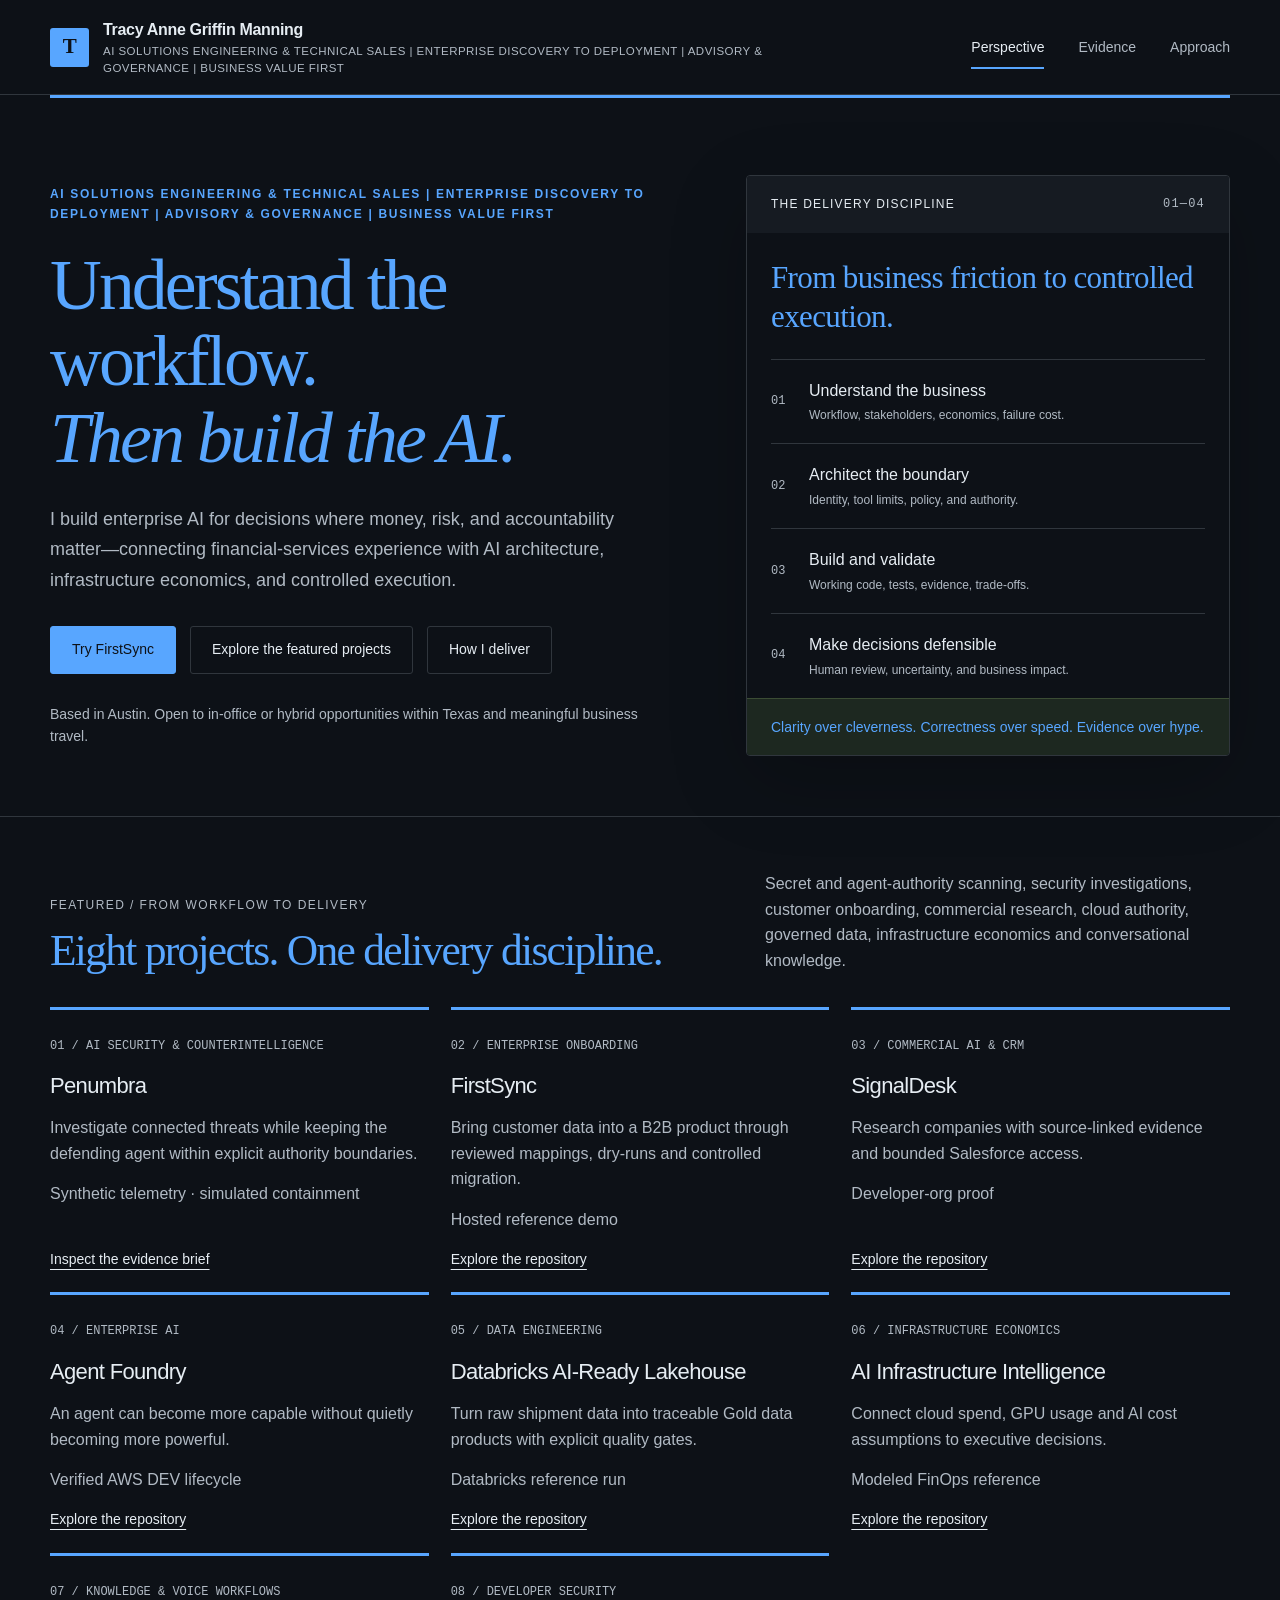
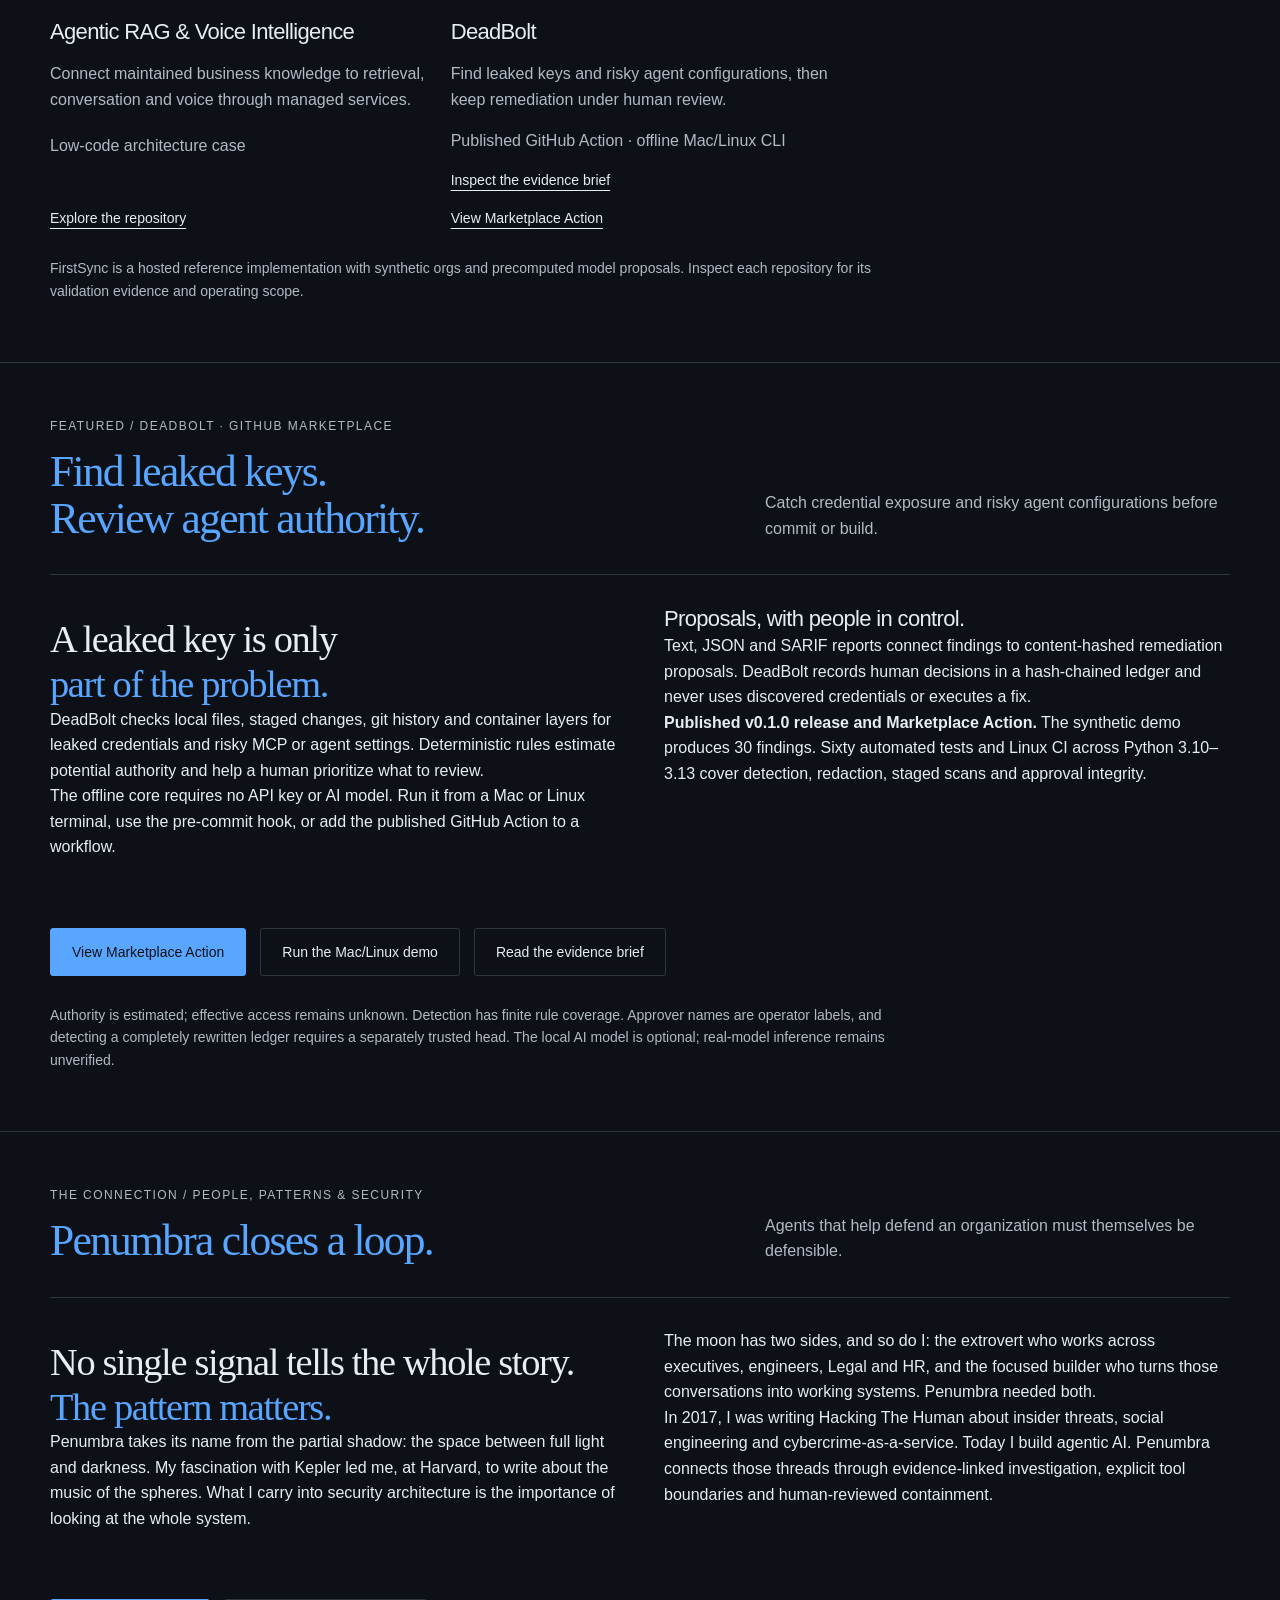
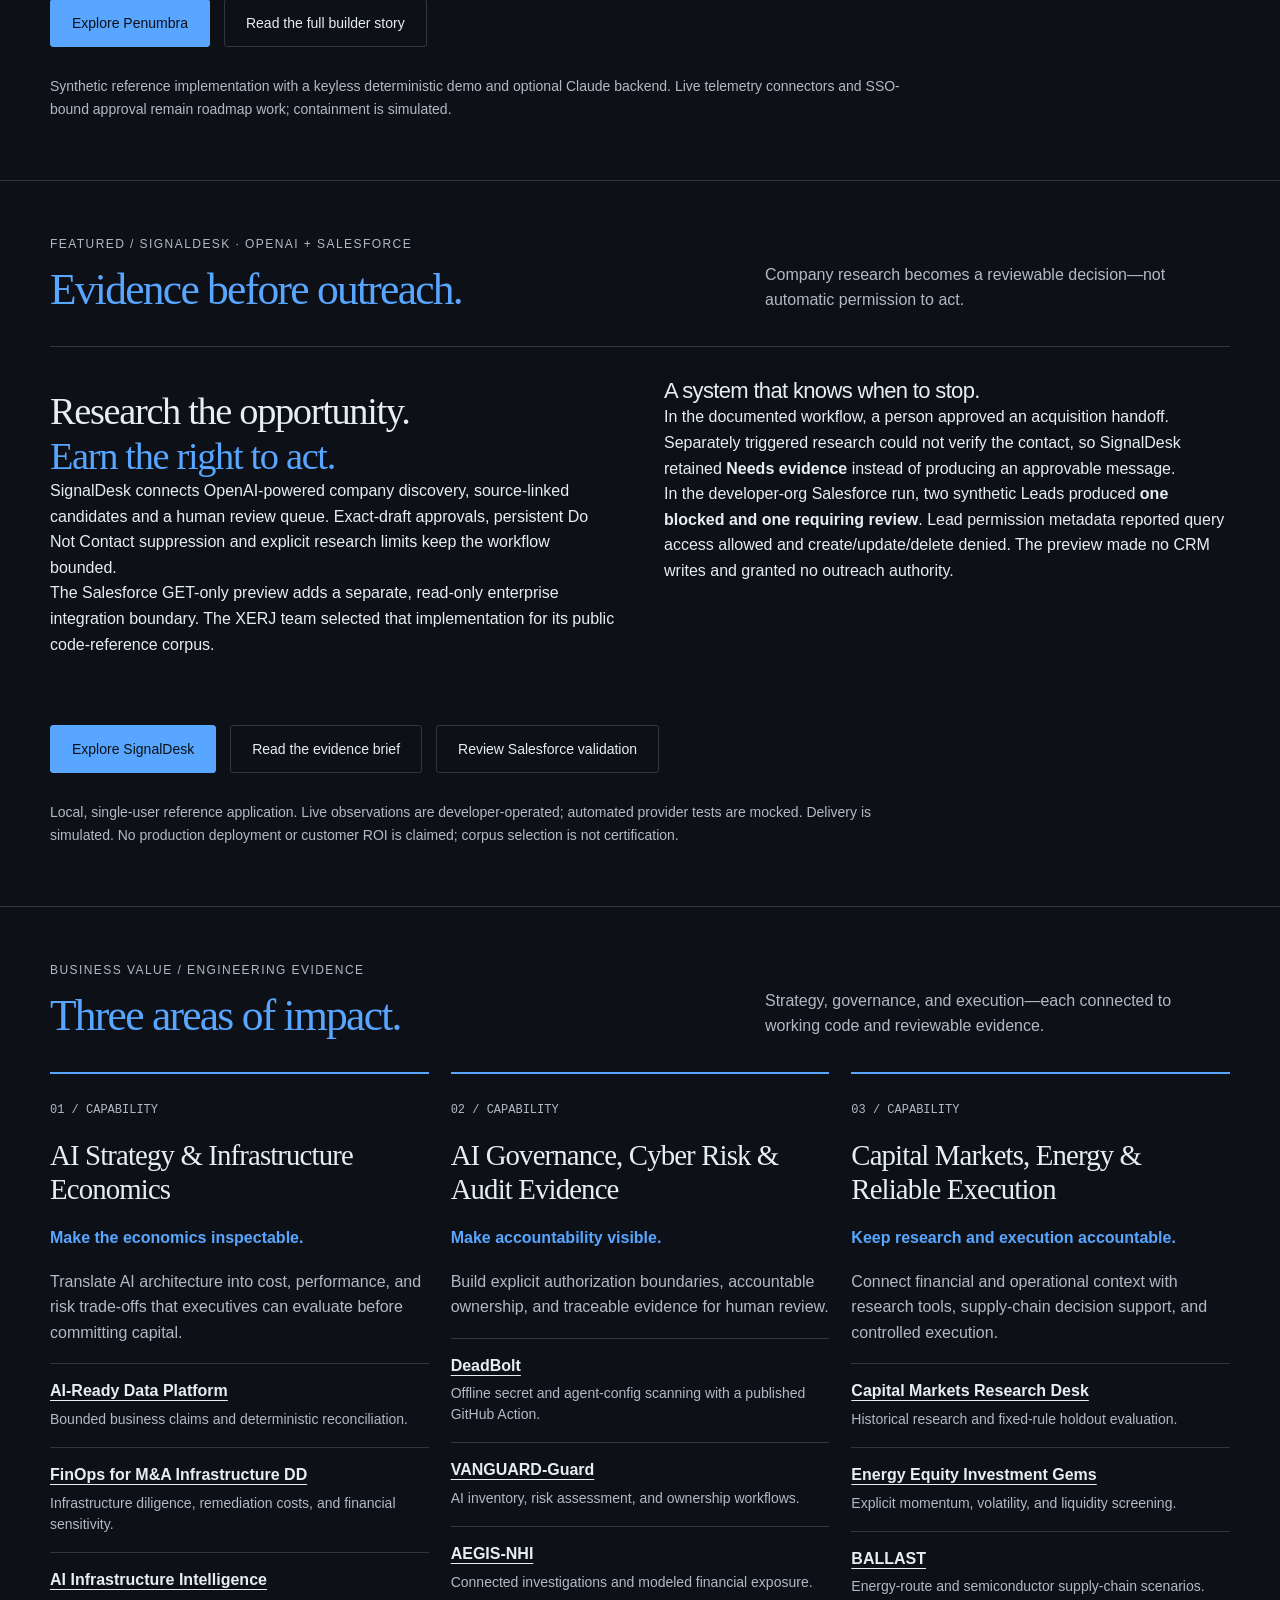
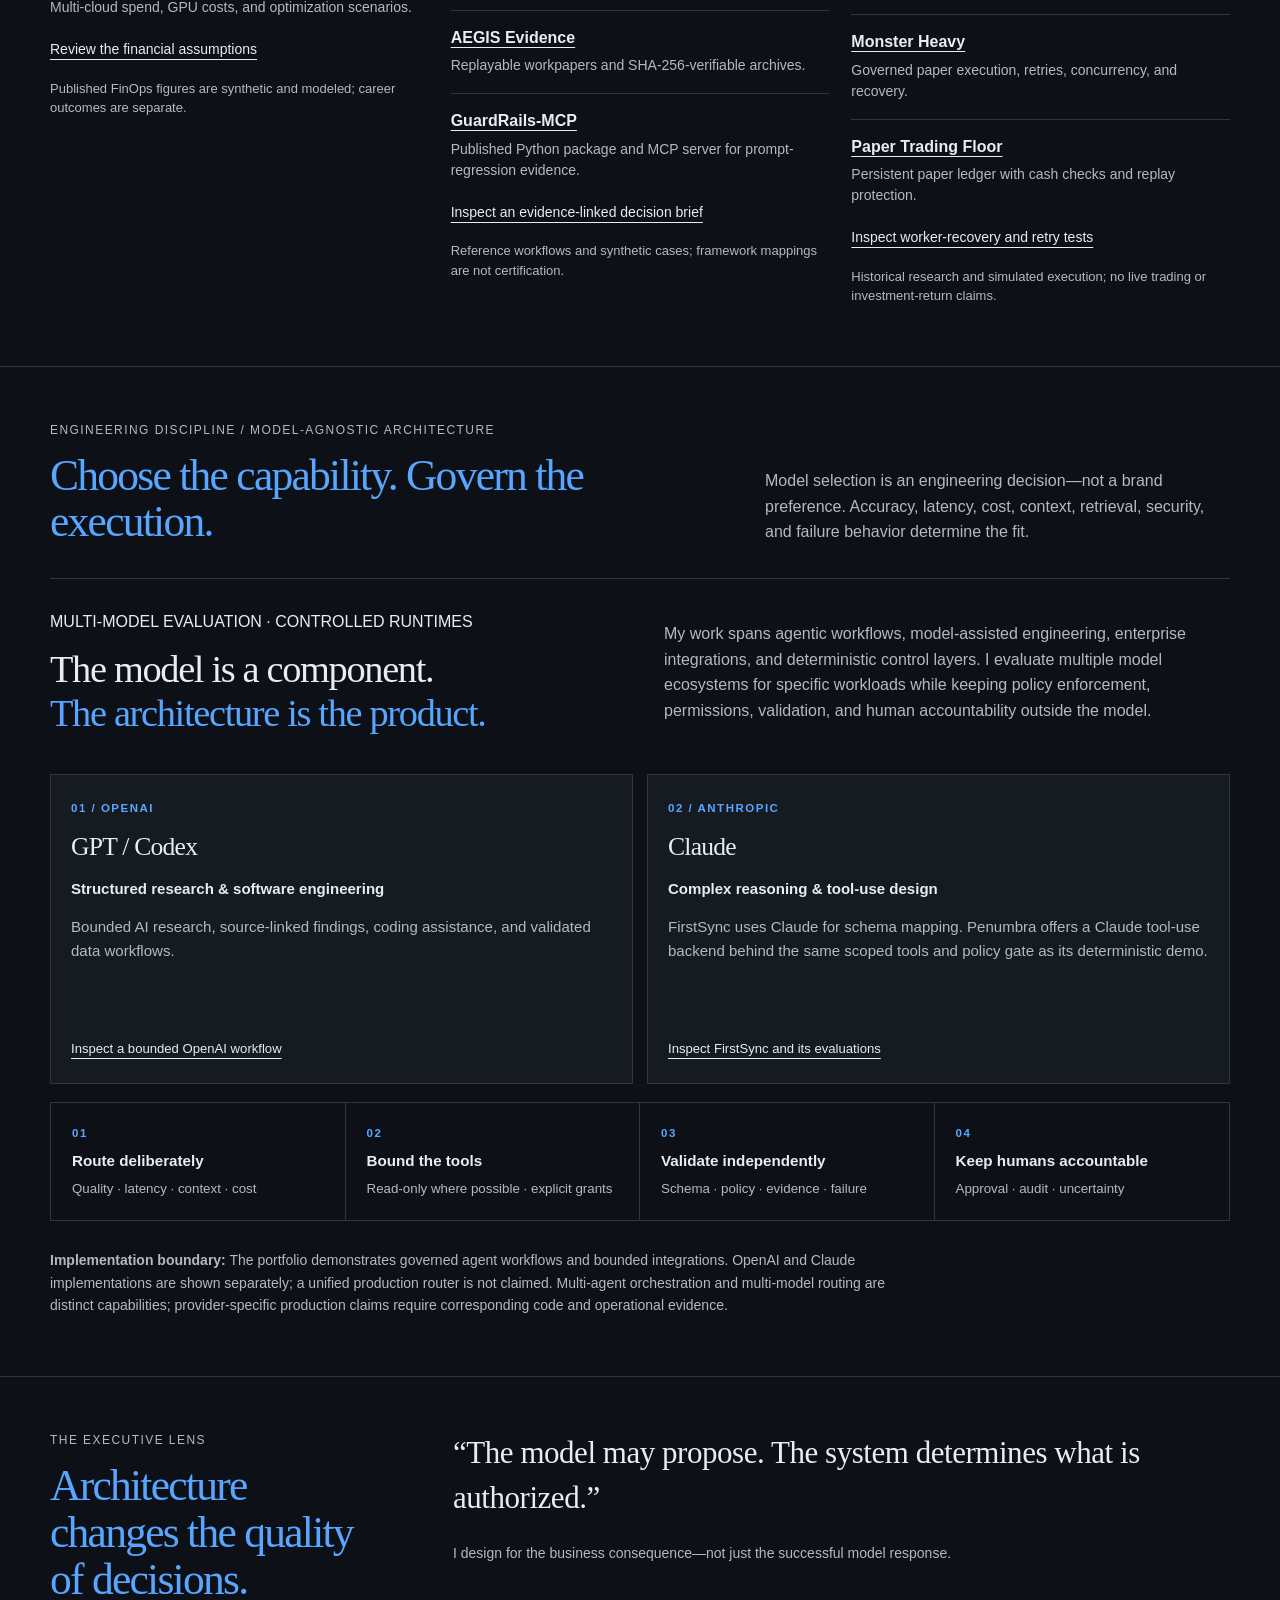
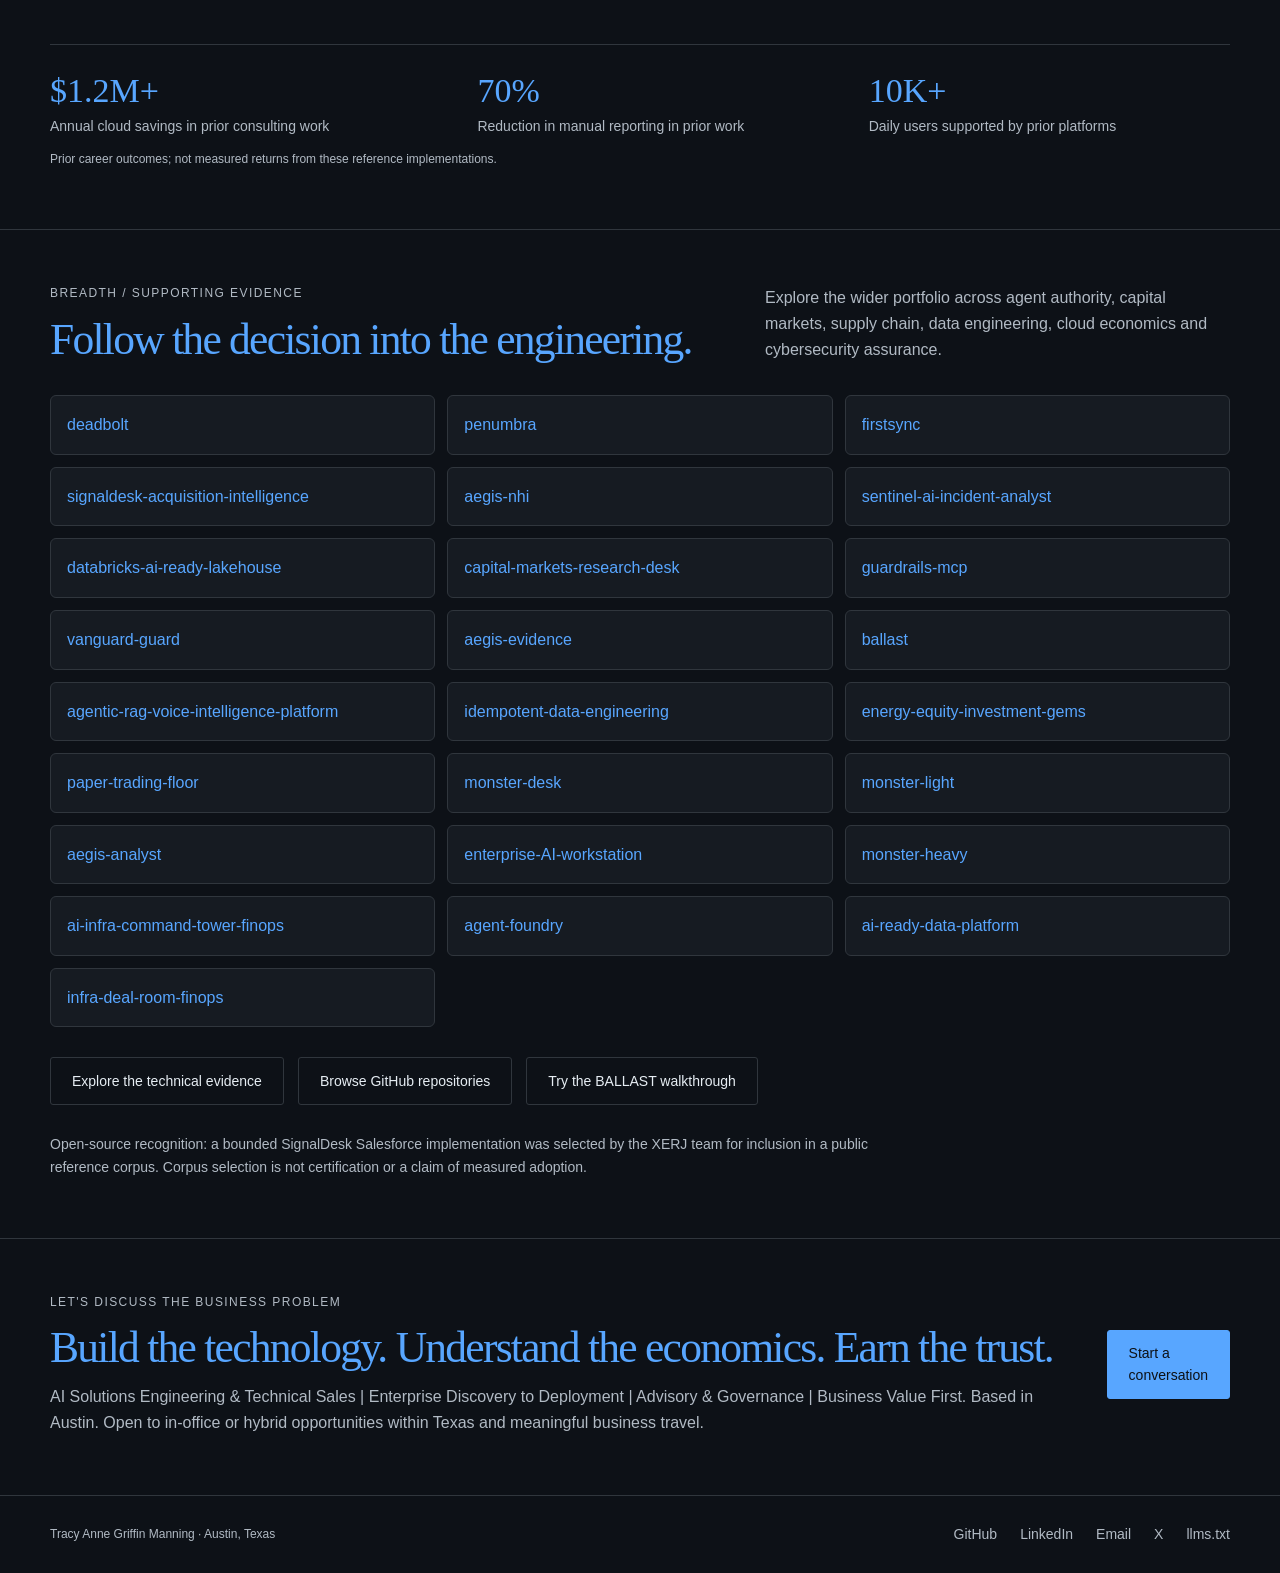
<file: index.html>
<!doctype html>
<html lang="en"><head><meta charset="utf-8"><meta name="viewport" content="width=device-width, initial-scale=1"><meta name="color-scheme" content="dark"><meta name="theme-color" content="#101416"><meta name="robots" content="index, follow"><title>Tracy Anne Griffin Manning | AI Solutions Engineering &amp; Technical Sales | Enterprise Discovery to Deployment | Advisory &amp; Governance | Business Value First</title><meta name="description" content="Enterprise AI for financial services, capital markets, and energy: infrastructure economics, governance, and reliable execution backed by inspectable engineering."><link rel="canonical" href="https://tam-ds.github.io/"><meta property="og:type" content="website"><meta property="og:title" content="Tracy Anne Griffin Manning | AI Solutions Engineering &amp; Technical Sales | Enterprise Discovery to Deployment | Advisory &amp; Governance | Business Value First"><meta property="og:description" content="AI Solutions Engineering &amp; Technical Sales | Enterprise Discovery to Deployment | Advisory &amp; Governance | Business Value First."><meta property="og:url" content="https://tam-ds.github.io/"><link rel="icon" type="image/svg+xml" href="data:image/svg+xml,%3Csvg%20xmlns%3D%22http%3A%2F%2Fwww.w3.org%2F2000%2Fsvg%22%20viewBox%3D%220%200%2040%2040%22%3E%3Crect%20width%3D%2240%22%20height%3D%2240%22%20rx%3D%224%22%20fill%3D%22%2358a6ff%22%2F%3E%3Cpath%20d%3D%22M9%2011h22v4h-9v16h-4V15H9z%22%20fill%3D%22%230d1117%22%2F%3E%3C%2Fsvg%3E"><link rel="stylesheet" href="styles.css?v=9594931f2f9d"><script type="application/ld+json">{"@context": "https://schema.org", "@type": "Person", "@id": "https://tam-ds.github.io/#person", "name": "Tracy Anne Griffin Manning", "alternateName": "Tracy Manning", "jobTitle": "AI Solutions Engineering & Technical Sales | Enterprise Discovery to Deployment | Advisory & Governance | Business Value First", "description": "AI solutions engineering and technical sales focused on enterprise AI implementation and delivery, C-suite advisory, agentic AI architecture, governance, and technical pre-sales. Designs governed AI applications with controls for authorization, reliability, observability, and cost.", "url": "https://tam-ds.github.io/", "email": "mailto:tmanning@post.harvard.edu", "homeLocation": {"@type": "Place", "name": "Austin, Texas, United States"}, "worksFor": {"@type": "Organization", "name": "Apex AI|ML Engineering LLC"}, "alumniOf": {"@type": "CollegeOrUniversity", "name": "Harvard University"}, "sameAs": ["https://github.com/TAM-DS", "https://www.linkedin.com/in/tracymanning", "https://tam-ds.github.io/", "https://x.com/AgenticArch1"], "knowsAbout": ["AI engineering", "Enterprise AI platforms", "Agentic AI development", "Python", "OpenAI SDK", "Model Context Protocol", "AI governance", "Human-in-the-loop", "AWS", "Linux", "Cloud architecture", "Data engineering", "AI consulting", "Supply chain", "Capital markets", "Cybersecurity"], "subjectOf": [{"@type": "SoftwareSourceCode", "name": "Penumbra", "url": "https://github.com/TAM-DS/penumbra"}, {"@type": "SoftwareSourceCode", "name": "FirstSync", "url": "https://github.com/TAM-DS/firstsync"}, {"@type": "SoftwareSourceCode", "name": "SignalDesk", "url": "https://github.com/TAM-DS/signaldesk-acquisition-intelligence"}, {"@type": "SoftwareSourceCode", "name": "Agent Foundry", "url": "https://github.com/TAM-DS/agent-foundry"}, {"@type": "SoftwareSourceCode", "name": "Databricks AI-Ready Lakehouse", "url": "https://github.com/TAM-DS/databricks-ai-ready-lakehouse"}, {"@type": "SoftwareSourceCode", "name": "AI Infrastructure Intelligence", "url": "https://github.com/TAM-DS/ai-infra-command-tower-finops"}, {"@type": "SoftwareSourceCode", "name": "Agentic RAG & Voice Intelligence", "url": "https://github.com/TAM-DS/agentic-rag-voice-intelligence-platform"}, {"@type": "SoftwareSourceCode", "name": "DeadBolt", "url": "https://github.com/TAM-DS/deadbolt"}]}</script></head><body><a class="skip" href="#main">Skip to content</a>
    <header class="header"><div class="wrap nav"><a class="identity" href="index.html" aria-label="Tracy Anne Griffin Manning home"><span class="mark" aria-hidden="true">T</span><span>Tracy Anne Griffin Manning<small>AI Solutions Engineering &amp; Technical Sales | Enterprise Discovery to Deployment | Advisory &amp; Governance | Business Value First</small></span></a><nav class="nav-links" aria-label="Main navigation"><a href="index.html" aria-current="page">Perspective</a><a href="evidence.html">Evidence</a><a href="approach.html">Approach</a></nav></div></header><main id="main">
<div class="wrap hero"><div><span class="eyebrow">AI Solutions Engineering &amp; Technical Sales | Enterprise Discovery to Deployment | Advisory &amp; Governance | Business Value First</span><h1>Understand the workflow.<br><em>Then build the AI.</em></h1><p class="intro">I build enterprise AI for decisions where money, risk, and accountability matter—connecting financial-services experience with AI architecture, infrastructure economics, and controlled execution.</p><div class="actions"><a class="button primary" href="https://firstsync-demo.fly.dev">Try FirstSync</a><a class="button" href="#flagships">Explore the featured projects</a><a class="button" href="approach.html">How I deliver</a></div><p class="location">Based in Austin. Open to in-office or hybrid opportunities within Texas and meaningful business travel.</p></div><aside class="ledger"><div class="ledger-head"><span>THE DELIVERY DISCIPLINE</span><span>01—04</span></div><p class="ledger-title">From business friction to controlled execution.</p><div class="ledger-row"><span class="ledger-num">01</span><div><strong>Understand the business</strong><small>Workflow, stakeholders, economics, failure cost.</small></div></div><div class="ledger-row"><span class="ledger-num">02</span><div><strong>Architect the boundary</strong><small>Identity, tool limits, policy, and authority.</small></div></div><div class="ledger-row"><span class="ledger-num">03</span><div><strong>Build and validate</strong><small>Working code, tests, evidence, trade-offs.</small></div></div><div class="ledger-row"><span class="ledger-num">04</span><div><strong>Make decisions defensible</strong><small>Human review, uncertainty, and business impact.</small></div></div><p class="ledger-foot">Clarity over cleverness. Correctness over speed. Evidence over hype.</p></aside></div>
<section class="section" id="flagships"><div class="wrap"><div class="section-header"><div><span class="kicker">FEATURED / FROM WORKFLOW TO DELIVERY</span><h2>Eight projects. One delivery discipline.</h2></div><p>Secret and agent-authority scanning, security investigations, customer onboarding, commercial research, cloud authority, governed data, infrastructure economics and conversational knowledge.</p></div><div class="featured-grid"><article class="featured flagship"><span class="serial">01 / AI SECURITY &amp; COUNTERINTELLIGENCE</span><h3>Penumbra</h3><p>Investigate connected threats while keeping the defending agent within explicit authority boundaries.</p><p class="capability-scope">Synthetic telemetry · simulated containment</p><a class="text-link" href="evidence.html#penumbra">Inspect the evidence brief</a></article><article class="featured flagship"><span class="serial">02 / ENTERPRISE ONBOARDING</span><h3>FirstSync</h3><p>Bring customer data into a B2B product through reviewed mappings, dry-runs and controlled migration.</p><p class="capability-scope">Hosted reference demo</p><a class="text-link" href="https://github.com/TAM-DS/firstsync">Explore the repository</a></article><article class="featured flagship"><span class="serial">03 / COMMERCIAL AI &amp; CRM</span><h3>SignalDesk</h3><p>Research companies with source-linked evidence and bounded Salesforce access.</p><p class="capability-scope">Developer-org proof</p><a class="text-link" href="https://github.com/TAM-DS/signaldesk-acquisition-intelligence">Explore the repository</a></article><article class="featured flagship"><span class="serial">04 / ENTERPRISE AI</span><h3>Agent Foundry</h3><p>An agent can become more capable without quietly becoming more powerful.</p><p class="capability-scope">Verified AWS DEV lifecycle</p><a class="text-link" href="https://github.com/TAM-DS/agent-foundry">Explore the repository</a></article><article class="featured flagship"><span class="serial">05 / DATA ENGINEERING</span><h3>Databricks AI-Ready Lakehouse</h3><p>Turn raw shipment data into traceable Gold data products with explicit quality gates.</p><p class="capability-scope">Databricks reference run</p><a class="text-link" href="https://github.com/TAM-DS/databricks-ai-ready-lakehouse">Explore the repository</a></article><article class="featured flagship"><span class="serial">06 / INFRASTRUCTURE ECONOMICS</span><h3>AI Infrastructure Intelligence</h3><p>Connect cloud spend, GPU usage and AI cost assumptions to executive decisions.</p><p class="capability-scope">Modeled FinOps reference</p><a class="text-link" href="https://github.com/TAM-DS/ai-infra-command-tower-finops">Explore the repository</a></article><article class="featured flagship"><span class="serial">07 / KNOWLEDGE &amp; VOICE WORKFLOWS</span><h3>Agentic RAG &amp; Voice Intelligence</h3><p>Connect maintained business knowledge to retrieval, conversation and voice through managed services.</p><p class="capability-scope">Low-code architecture case</p><a class="text-link" href="https://github.com/TAM-DS/agentic-rag-voice-intelligence-platform">Explore the repository</a></article><article class="featured flagship"><span class="serial">08 / DEVELOPER SECURITY</span><h3>DeadBolt</h3><p>Find leaked keys and risky agent configurations, then keep remediation under human review.</p><p class="capability-scope">Published GitHub Action · offline Mac/Linux CLI</p><a class="text-link" href="evidence.html#deadbolt">Inspect the evidence brief</a><a class="text-link" href="https://github.com/marketplace/actions/deadbolt-secret-agent-authority-scan">View Marketplace Action</a></article></div><p class="evidence-note">FirstSync is a hosted reference implementation with synthetic orgs and precomputed model proposals. Inspect each repository for its validation evidence and operating scope.</p></div></section>
<section class="section" id="deadbolt-feature"><div class="wrap"><div class="section-header"><div><span class="kicker">FEATURED / DEADBOLT · GITHUB MARKETPLACE</span><h2>Find leaked keys.<br>Review agent authority.</h2></div><p>Catch credential exposure and risky agent configurations before commit or build.</p></div><div class="model-lead"><div><p class="model-statement">A leaked key is only<br><em>part of the problem.</em></p><p>DeadBolt checks local files, staged changes, git history and container layers for leaked credentials and risky MCP or agent settings. Deterministic rules estimate potential authority and help a human prioritize what to review.</p><p>The offline core requires no API key or AI model. Run it from a Mac or Linux terminal, use the pre-commit hook, or add the published GitHub Action to a workflow.</p></div><div><h3>Proposals, with people in control.</h3><p>Text, JSON and SARIF reports connect findings to content-hashed remediation proposals. DeadBolt records human decisions in a hash-chained ledger and never uses discovered credentials or executes a fix.</p><p><strong>Published v0.1.0 release and Marketplace Action.</strong> The synthetic demo produces 30 findings. Sixty automated tests and Linux CI across Python 3.10–3.13 cover detection, redaction, staged scans and approval integrity.</p></div></div><div class="actions"><a class="button primary" href="https://github.com/marketplace/actions/deadbolt-secret-agent-authority-scan">View Marketplace Action</a><a class="button" href="https://github.com/TAM-DS/deadbolt#quick-start--macos-and-linux">Run the Mac/Linux demo</a><a class="button" href="evidence.html#deadbolt">Read the evidence brief</a></div><p class="evidence-note">Authority is estimated; effective access remains unknown. Detection has finite rule coverage. Approver names are operator labels, and detecting a completely rewritten ledger requires a separately trusted head. The local AI model is optional; real-model inference remains unverified.</p></div></section>
<section class="section" id="penumbra-story"><div class="wrap"><div class="section-header"><div><span class="kicker">THE CONNECTION / PEOPLE, PATTERNS &amp; SECURITY</span><h2>Penumbra closes a loop.</h2></div><p>Agents that help defend an organization must themselves be defensible.</p></div><div class="model-lead"><div><p class="model-statement">No single signal tells the whole story.<br><em>The pattern matters.</em></p><p>Penumbra takes its name from the partial shadow: the space between full light and darkness. My fascination with Kepler led me, at Harvard, to write about the music of the spheres. What I carry into security architecture is the importance of looking at the whole system.</p></div><div><p>The moon has two sides, and so do I: the extrovert who works across executives, engineers, Legal and HR, and the focused builder who turns those conversations into working systems. Penumbra needed both.</p><p>In 2017, I was writing <a href="https://cyberessentialsdotblog.wordpress.com/">Hacking The Human</a> about insider threats, social engineering and cybercrime-as-a-service. Today I build agentic AI. Penumbra connects those threads through evidence-linked investigation, explicit tool boundaries and human-reviewed containment.</p></div></div><div class="actions"><a class="button primary" href="https://github.com/TAM-DS/penumbra">Explore Penumbra</a><a class="button" href="https://github.com/TAM-DS/penumbra#why-penumbra-a-note-from-the-builder">Read the full builder story</a></div><p class="evidence-note">Synthetic reference implementation with a keyless deterministic demo and optional Claude backend. Live telemetry connectors and SSO-bound approval remain roadmap work; containment is simulated.</p></div></section>
<section class="section" id="signaldesk-feature"><div class="wrap"><div class="section-header"><div><span class="kicker">FEATURED / SIGNALDESK · OPENAI + SALESFORCE</span><h2>Evidence before outreach.</h2></div><p>Company research becomes a reviewable decision—not automatic permission to act.</p></div><div class="model-lead"><div><p class="model-statement">Research the opportunity.<br><em>Earn the right to act.</em></p><p>SignalDesk connects OpenAI-powered company discovery, source-linked candidates and a human review queue. Exact-draft approvals, persistent Do Not Contact suppression and explicit research limits keep the workflow bounded.</p><p>The Salesforce GET-only preview adds a separate, read-only enterprise integration boundary. The XERJ team selected that implementation for its public code-reference corpus.</p></div><div><h3>A system that knows when to stop.</h3><p>In the documented workflow, a person approved an acquisition handoff. Separately triggered research could not verify the contact, so SignalDesk retained <strong>Needs evidence</strong> instead of producing an approvable message.</p><p>In the developer-org Salesforce run, two synthetic Leads produced <strong>one blocked and one requiring review</strong>. Lead permission metadata reported query access allowed and create/update/delete denied. The preview made no CRM writes and granted no outreach authority.</p></div></div><div class="actions"><a class="button primary" href="https://github.com/TAM-DS/signaldesk-acquisition-intelligence">Explore SignalDesk</a><a class="button" href="evidence.html#signaldesk-acquisition-intelligence">Read the evidence brief</a><a class="button" href="https://github.com/TAM-DS/signaldesk-acquisition-intelligence/blob/main/docs/SALESFORCE_DEV_ORG_VALIDATION.md">Review Salesforce validation</a></div><p class="evidence-note">Local, single-user reference application. Live observations are developer-operated; automated provider tests are mocked. Delivery is simulated. No production deployment or customer ROI is claimed; corpus selection is not certification.</p></div></section>
<section class="section" id="capabilities"><div class="wrap"><div class="section-header"><div><span class="kicker">BUSINESS VALUE / ENGINEERING EVIDENCE</span><h2>Three areas of impact.</h2></div><p>Strategy, governance, and execution—each connected to working code and reviewable evidence.</p></div><div class="featured-grid capability-grid"><article class="featured capability"><span class="serial">01 / CAPABILITY</span><h3>AI Strategy &amp; Infrastructure Economics</h3><p class="capability-hook">Make the economics inspectable.</p><p>Translate AI architecture into cost, performance, and risk trade-offs that executives can evaluate before committing capital.</p><ul class="capability-projects"><li><a href="https://github.com/TAM-DS/ai-ready-data-platform">AI-Ready Data Platform</a><span>Bounded business claims and deterministic reconciliation.</span></li><li><a href="https://github.com/TAM-DS/infra-deal-room-finops">FinOps for M&amp;A Infrastructure DD</a><span>Infrastructure diligence, remediation costs, and financial sensitivity.</span></li><li><a href="https://github.com/TAM-DS/ai-infra-command-tower-finops">AI Infrastructure Intelligence</a><span>Multi-cloud spend, GPU costs, and optimization scenarios.</span></li></ul><a class="text-link" href="https://github.com/TAM-DS/infra-deal-room-finops/blob/main/docs/ASSUMPTIONS.md">Review the financial assumptions</a><p class="capability-scope">Published FinOps figures are synthetic and modeled; career outcomes are separate.</p></article><article class="featured capability"><span class="serial">02 / CAPABILITY</span><h3>AI Governance, Cyber Risk &amp; Audit Evidence</h3><p class="capability-hook">Make accountability visible.</p><p>Build explicit authorization boundaries, accountable ownership, and traceable evidence for human review.</p><ul class="capability-projects"><li><a href="https://github.com/TAM-DS/deadbolt">DeadBolt</a><span>Offline secret and agent-config scanning with a published GitHub Action.</span></li><li><a href="https://github.com/TAM-DS/vanguard-guard">VANGUARD-Guard</a><span>AI inventory, risk assessment, and ownership workflows.</span></li><li><a href="https://github.com/TAM-DS/aegis-nhi">AEGIS-NHI</a><span>Connected investigations and modeled financial exposure.</span></li><li><a href="https://github.com/TAM-DS/aegis-evidence">AEGIS Evidence</a><span>Replayable workpapers and SHA-256-verifiable archives.</span></li><li><a href="https://github.com/TAM-DS/guardrails-mcp">GuardRails-MCP</a><span>Published Python package and MCP server for prompt-regression evidence.</span></li></ul><a class="text-link" href="https://github.com/TAM-DS/aegis-nhi/blob/main/docs/CONNECTED_INVESTIGATION.md#evidence-linked-decision-brief">Inspect an evidence-linked decision brief</a><p class="capability-scope">Reference workflows and synthetic cases; framework mappings are not certification.</p></article><article class="featured capability"><span class="serial">03 / CAPABILITY</span><h3>Capital Markets, Energy &amp; Reliable Execution</h3><p class="capability-hook">Keep research and execution accountable.</p><p>Connect financial and operational context with research tools, supply-chain decision support, and controlled execution.</p><ul class="capability-projects"><li><a href="https://github.com/TAM-DS/capital-markets-research-desk">Capital Markets Research Desk</a><span>Historical research and fixed-rule holdout evaluation.</span></li><li><a href="https://github.com/TAM-DS/energy-equity-investment-gems">Energy Equity Investment Gems</a><span>Explicit momentum, volatility, and liquidity screening.</span></li><li><a href="https://github.com/TAM-DS/ballast">BALLAST</a><span>Energy-route and semiconductor supply-chain scenarios.</span></li><li><a href="https://github.com/TAM-DS/monster-heavy">Monster Heavy</a><span>Governed paper execution, retries, concurrency, and recovery.</span></li><li><a href="https://github.com/TAM-DS/paper-trading-floor">Paper Trading Floor</a><span>Persistent paper ledger with cash checks and replay protection.</span></li></ul><a class="text-link" href="https://github.com/TAM-DS/monster-heavy/blob/main/tests/integration/test_recovery_release.py">Inspect worker-recovery and retry tests</a><p class="capability-scope">Historical research and simulated execution; no live trading or investment-return claims.</p></article></div></div></section>
<section class="section model-section" id="model-engineering"><div class="wrap"><div class="section-header"><div><span class="kicker">ENGINEERING DISCIPLINE / MODEL-AGNOSTIC ARCHITECTURE</span><h2>Choose the capability. Govern the execution.</h2></div><p>Model selection is an engineering decision—not a brand preference. Accuracy, latency, cost, context, retrieval, security, and failure behavior determine the fit.</p></div>
<div class="model-lead"><div><span class="serial">MULTI-MODEL EVALUATION · CONTROLLED RUNTIMES</span><p class="model-statement">The model is a component.<br><em>The architecture is the product.</em></p></div><p>My work spans agentic workflows, model-assisted engineering, enterprise integrations, and deterministic control layers. I evaluate multiple model ecosystems for specific workloads while keeping policy enforcement, permissions, validation, and human accountability outside the model.</p></div>
<div class="model-grid">
<article class="model-card"><span class="model-index">01 / OPENAI</span><h3>GPT / Codex</h3><p class="model-role">Structured research &amp; software engineering</p><p>Bounded AI research, source-linked findings, coding assistance, and validated data workflows.</p><a class="text-link" href="https://github.com/TAM-DS/signaldesk-acquisition-intelligence">Inspect a bounded OpenAI workflow</a></article>
<article class="model-card"><span class="model-index">02 / ANTHROPIC</span><h3>Claude</h3><p class="model-role">Complex reasoning &amp; tool-use design</p><p>FirstSync uses Claude for schema mapping. Penumbra offers a Claude tool-use backend behind the same scoped tools and policy gate as its deterministic demo.</p><a class="text-link" href="https://github.com/TAM-DS/firstsync">Inspect FirstSync and its evaluations</a></article>


</div>
<div class="runtime-strip"><div><span class="runtime-number">01</span><strong>Route deliberately</strong><small>Quality · latency · context · cost</small></div><div><span class="runtime-number">02</span><strong>Bound the tools</strong><small>Read-only where possible · explicit grants</small></div><div><span class="runtime-number">03</span><strong>Validate independently</strong><small>Schema · policy · evidence · failure</small></div><div><span class="runtime-number">04</span><strong>Keep humans accountable</strong><small>Approval · audit · uncertainty</small></div></div>
<p class="evidence-note"><strong>Implementation boundary:</strong> The portfolio demonstrates governed agent workflows and bounded integrations. OpenAI and Claude implementations are shown separately; a unified production router is not claimed. Multi-agent orchestration and multi-model routing are distinct capabilities; provider-specific production claims require corresponding code and operational evidence.</p></div></section>

<section class="section"><div class="wrap"><div class="quote-section"><div><span class="kicker">THE EXECUTIVE LENS</span><h2>Architecture changes the quality of decisions.</h2></div><div><blockquote>“The model may propose. The system determines what is authorized.”</blockquote><p class="caption">I design for the business consequence—not just the successful model response.</p></div></div><div class="career-strip"><div><span class="value">$1.2M+</span><small>Annual cloud savings in prior consulting work</small></div><div><span class="value">70%</span><small>Reduction in manual reporting in prior work</small></div><div><span class="value">10K+</span><small>Daily users supported by prior platforms</small></div></div><p class="career-label">Prior career outcomes; not measured returns from these reference implementations.</p></div></section>
<section class="section"><div class="wrap"><div class="section-header"><div><span class="kicker">BREADTH / SUPPORTING EVIDENCE</span><h2>Follow the decision into the engineering.</h2></div><p>Explore the wider portfolio across agent authority, capital markets, supply chain, data engineering, cloud economics and cybersecurity assurance.</p></div><ul class="repo-directory" aria-label="Current project repositories"><li><a href="https://github.com/TAM-DS/deadbolt">deadbolt</a></li><li><a href="https://github.com/TAM-DS/penumbra">penumbra</a></li><li><a href="https://github.com/TAM-DS/firstsync">firstsync</a></li><li><a href="https://github.com/TAM-DS/signaldesk-acquisition-intelligence">signaldesk-acquisition-intelligence</a></li><li><a href="https://github.com/TAM-DS/aegis-nhi">aegis-nhi</a></li><li><a href="https://github.com/TAM-DS/sentinel-ai-incident-analyst">sentinel-ai-incident-analyst</a></li><li><a href="https://github.com/TAM-DS/databricks-ai-ready-lakehouse">databricks-ai-ready-lakehouse</a></li><li><a href="https://github.com/TAM-DS/capital-markets-research-desk">capital-markets-research-desk</a></li><li><a href="https://github.com/TAM-DS/guardrails-mcp">guardrails-mcp</a></li><li><a href="https://github.com/TAM-DS/vanguard-guard">vanguard-guard</a></li><li><a href="https://github.com/TAM-DS/aegis-evidence">aegis-evidence</a></li><li><a href="https://github.com/TAM-DS/ballast">ballast</a></li><li><a href="https://github.com/TAM-DS/agentic-rag-voice-intelligence-platform">agentic-rag-voice-intelligence-platform</a></li><li><a href="https://github.com/TAM-DS/idempotent-data-engineering">idempotent-data-engineering</a></li><li><a href="https://github.com/TAM-DS/energy-equity-investment-gems">energy-equity-investment-gems</a></li><li><a href="https://github.com/TAM-DS/paper-trading-floor">paper-trading-floor</a></li><li><a href="https://github.com/TAM-DS/monster-desk">monster-desk</a></li><li><a href="https://github.com/TAM-DS/monster-light">monster-light</a></li><li><a href="https://github.com/TAM-DS/aegis-analyst">aegis-analyst</a></li><li><a href="https://github.com/TAM-DS/enterprise-AI-workstation">enterprise-AI-workstation</a></li><li><a href="https://github.com/TAM-DS/monster-heavy">monster-heavy</a></li><li><a href="https://github.com/TAM-DS/ai-infra-command-tower-finops">ai-infra-command-tower-finops</a></li><li><a href="https://github.com/TAM-DS/agent-foundry">agent-foundry</a></li><li><a href="https://github.com/TAM-DS/ai-ready-data-platform">ai-ready-data-platform</a></li><li><a href="https://github.com/TAM-DS/infra-deal-room-finops">infra-deal-room-finops</a></li></ul><div class="actions"><a class="button" href="evidence.html">Explore the technical evidence</a><a class="button" href="https://github.com/TAM-DS">Browse GitHub repositories</a><a class="button" href="demo.html">Try the BALLAST walkthrough</a></div><p class="evidence-note">Open-source recognition: a bounded SignalDesk Salesforce implementation was selected by the XERJ team for inclusion in a public reference corpus. Corpus selection is not certification or a claim of measured adoption.</p></div></section>
<section class="section"><div class="wrap contact-band"><div><span class="kicker">LET'S DISCUSS THE BUSINESS PROBLEM</span><h2>Build the technology. Understand the economics. Earn the trust.</h2><p>AI Solutions Engineering &amp; Technical Sales | Enterprise Discovery to Deployment | Advisory &amp; Governance | Business Value First. Based in Austin. Open to in-office or hybrid opportunities within Texas and meaningful business travel.</p></div><a class="button primary" href="https://www.linkedin.com/in/tracymanning" target="_blank" rel="noopener noreferrer">Start a conversation</a></div></section>
</main><footer class="footer"><div class="wrap footer-row"><span>Tracy Anne Griffin Manning · Austin, Texas</span><nav class="footer-links" aria-label="Professional links"><a href="https://github.com/TAM-DS" target="_blank" rel="noopener noreferrer">GitHub<span class="visually-hidden"> (opens in a new tab)</span></a><a href="https://www.linkedin.com/in/tracymanning" target="_blank" rel="noopener noreferrer">LinkedIn<span class="visually-hidden"> (opens in a new tab)</span></a><a href="mailto:tmanning@post.harvard.edu">Email</a><a href="https://x.com/AgenticArch1" target="_blank" rel="noopener noreferrer">X<span class="visually-hidden"> (opens in a new tab)</span></a><a href="llms.txt">llms.txt</a></nav></div></footer></body></html>
</file>
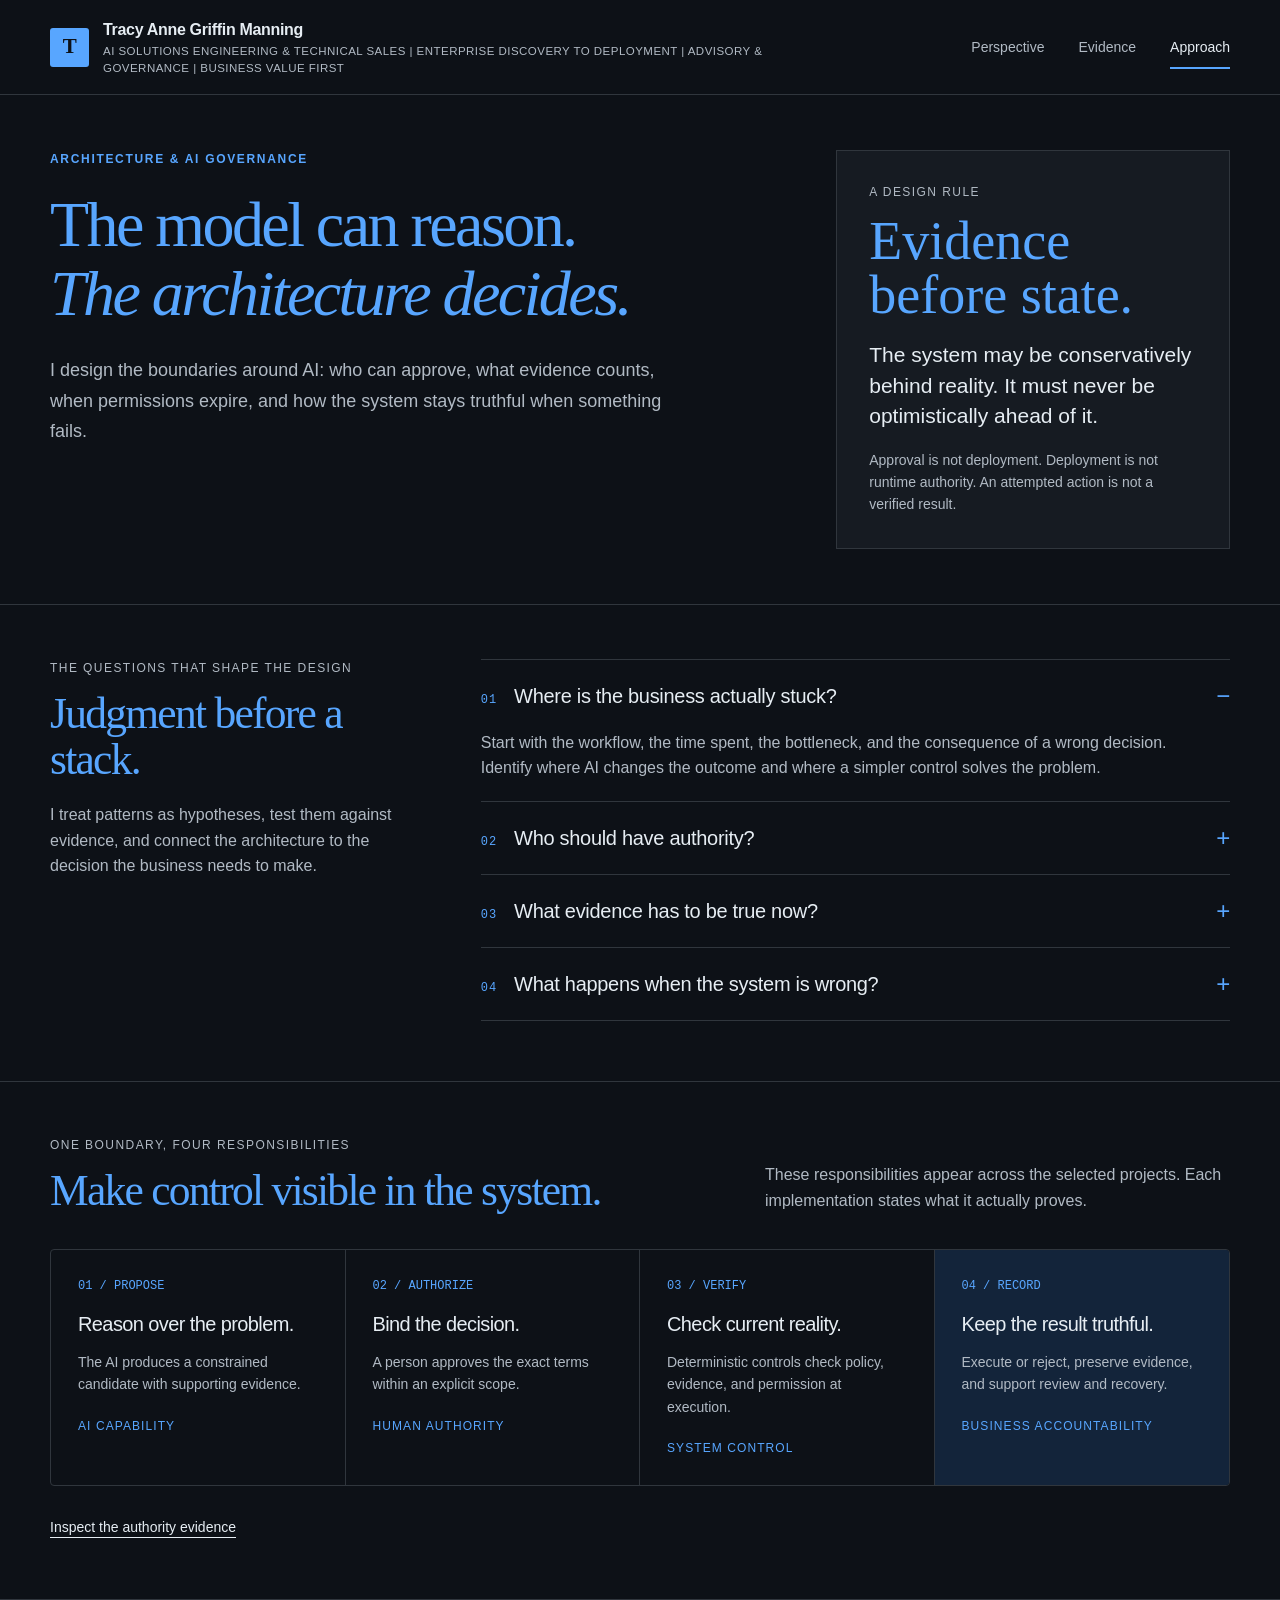
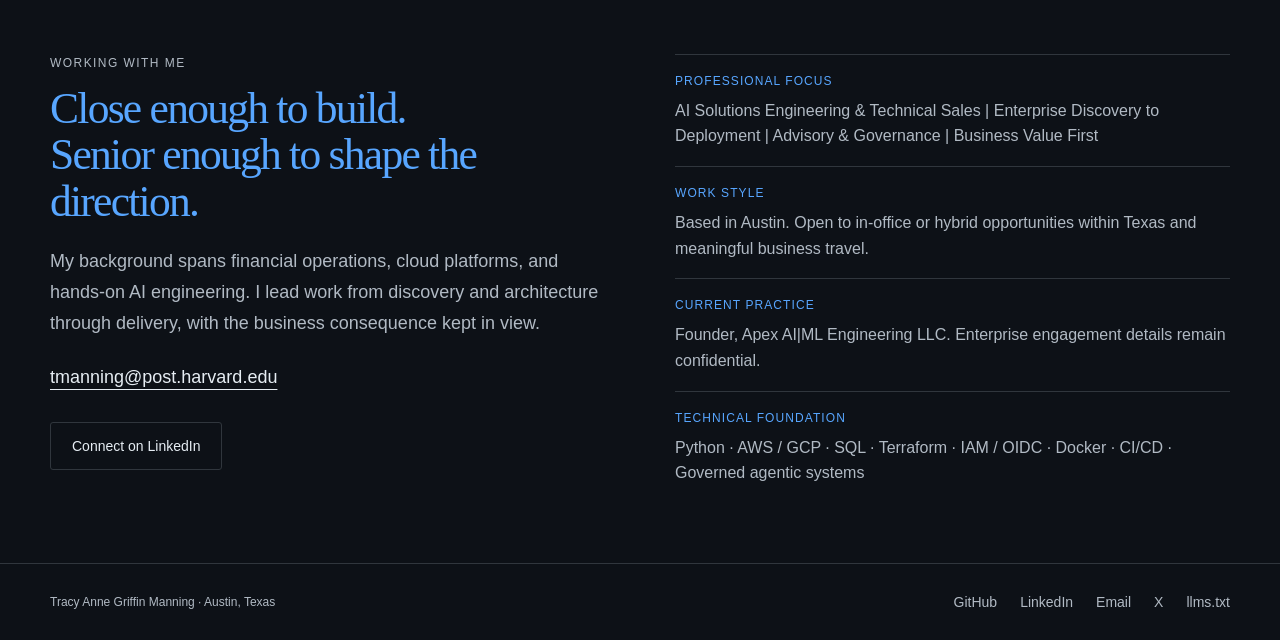
<file: approach.html>
<!doctype html>
<html lang="en"><head><meta charset="utf-8"><meta name="viewport" content="width=device-width, initial-scale=1"><meta name="color-scheme" content="dark"><meta name="theme-color" content="#101416"><meta name="robots" content="index, follow"><title>Architecture & AI Governance | Tracy Anne Griffin Manning</title><meta name="description" content="How Tracy Anne Griffin Manning designs human authority, current evidence, verified execution, and business accountability into AI systems."><link rel="canonical" href="https://tam-ds.github.io/approach.html"><meta property="og:type" content="website"><meta property="og:title" content="Architecture & AI Governance | Tracy Anne Griffin Manning"><meta property="og:description" content="How Tracy Anne Griffin Manning designs human authority, current evidence, verified execution, and business accountability into AI systems."><meta property="og:url" content="https://tam-ds.github.io/approach.html"><link rel="icon" type="image/svg+xml" href="data:image/svg+xml,%3Csvg%20xmlns%3D%22http%3A%2F%2Fwww.w3.org%2F2000%2Fsvg%22%20viewBox%3D%220%200%2040%2040%22%3E%3Crect%20width%3D%2240%22%20height%3D%2240%22%20rx%3D%224%22%20fill%3D%22%2358a6ff%22%2F%3E%3Cpath%20d%3D%22M9%2011h22v4h-9v16h-4V15H9z%22%20fill%3D%22%230d1117%22%2F%3E%3C%2Fsvg%3E"><link rel="stylesheet" href="styles.css?v=9594931f2f9d"><script type="application/ld+json">{"@context": "https://schema.org", "@type": "Person", "@id": "https://tam-ds.github.io/#person", "name": "Tracy Anne Griffin Manning", "alternateName": "Tracy Manning", "jobTitle": "AI Solutions Engineering & Technical Sales | Enterprise Discovery to Deployment | Advisory & Governance | Business Value First", "description": "AI solutions engineering and technical sales focused on governed agentic AI, enterprise cloud architecture, bounded authority, and inspectable evidence.", "url": "https://tam-ds.github.io/", "email": "mailto:tmanning@post.harvard.edu", "homeLocation": {"@type": "Place", "name": "Austin, Texas, United States"}, "worksFor": {"@type": "Organization", "name": "Apex AI|ML Engineering LLC"}, "alumniOf": {"@type": "CollegeOrUniversity", "name": "Harvard University"}, "sameAs": ["https://github.com/TAM-DS", "https://www.linkedin.com/in/tracymanning", "https://x.com/AgenticArch1", "https://tam-ds.github.io/"], "knowsAbout": ["Agentic AI architecture", "AI governance", "Enterprise AI", "AWS", "Google Cloud", "Python", "Cloud architecture", "Evidence architecture", "Infrastructure as code", "Human authorization", "AI transformation"], "subjectOf": [{"@type": "SoftwareSourceCode", "name": "DeadBolt", "url": "https://github.com/TAM-DS/deadbolt"}, {"@type": "SoftwareSourceCode", "name": "Penumbra", "url": "https://github.com/TAM-DS/penumbra"}, {"@type": "SoftwareSourceCode", "name": "FirstSync", "url": "https://github.com/TAM-DS/firstsync"}, {"@type": "SoftwareSourceCode", "name": "SignalDesk", "url": "https://github.com/TAM-DS/signaldesk-acquisition-intelligence"}, {"@type": "SoftwareSourceCode", "name": "Agent Foundry", "url": "https://github.com/TAM-DS/agent-foundry"}, {"@type": "SoftwareSourceCode", "name": "Databricks AI-Ready Lakehouse", "url": "https://github.com/TAM-DS/databricks-ai-ready-lakehouse"}, {"@type": "SoftwareSourceCode", "name": "AI Infrastructure Intelligence", "url": "https://github.com/TAM-DS/ai-infra-command-tower-finops"}, {"@type": "SoftwareSourceCode", "name": "Agentic RAG & Voice Intelligence", "url": "https://github.com/TAM-DS/agentic-rag-voice-intelligence-platform"}]}</script></head><body><a class="skip" href="#main">Skip to content</a>
    <header class="header"><div class="wrap nav"><a class="identity" href="index.html" aria-label="Tracy Anne Griffin Manning home"><span class="mark" aria-hidden="true">T</span><span>Tracy Anne Griffin Manning<small>AI Solutions Engineering &amp; Technical Sales | Enterprise Discovery to Deployment | Advisory &amp; Governance | Business Value First</small></span></a><nav class="nav-links" aria-label="Main navigation"><a href="index.html">Perspective</a><a href="evidence.html">Evidence</a><a href="approach.html" aria-current="page">Approach</a></nav></div></header><main id="main"><div class="wrap approach-lead"><div><span class="eyebrow">Architecture &amp; AI governance</span><h1>The model can reason.<br><em>The architecture decides.</em></h1><p class="intro">I design the boundaries around AI: who can approve, what evidence counts, when permissions expire, and how the system stays truthful when something fails.</p></div><aside class="principle-card"><span class="kicker">A design rule</span><span class="number">Evidence before state.</span><p>The system may be conservatively behind reality. It must never be optimistically ahead of it.</p><small>Approval is not deployment. Deployment is not runtime authority. An attempted action is not a verified result.</small></aside></div>
<section class="section"><div class="wrap questions"><div><span class="kicker">The questions that shape the design</span><h2>Judgment before a stack.</h2><p>I treat patterns as hypotheses, test them against evidence, and connect the architecture to the decision the business needs to make.</p></div><div><details open><summary><span><span class="question-number">01</span>Where is the business actually stuck?</span></summary><p>Start with the workflow, the time spent, the bottleneck, and the consequence of a wrong decision. Identify where AI changes the outcome and where a simpler control solves the problem.</p></details><details><summary><span><span class="question-number">02</span>Who should have authority?</span></summary><p>Separate recommendation, approval, identity, and execution. Bind approval to the exact decision, scope the permission, and keep the model from granting itself authority.</p></details><details><summary><span><span class="question-number">03</span>What evidence has to be true now?</span></summary><p>Check fresh external state and current policy at the execution boundary. Retain provenance and exact artifact identity so yesterday’s approval cannot silently authorize today’s different action.</p></details><details><summary><span><span class="question-number">04</span>What happens when the system is wrong?</span></summary><p>Design rejection, retry, recovery, compensation, and observability alongside the happy path. Preserve failed attempts. State should follow verified evidence, and recovery should preserve the history of the original decision.</p></details></div></div></section>
<section class="section"><div class="wrap"><div class="section-header"><div><span class="kicker">One boundary, four responsibilities</span><h2>Make control visible in the system.</h2></div><p>These responsibilities appear across the selected projects. Each implementation states what it actually proves.</p></div><div class="boundary" role="list"><div role="listitem"><span class="n">01 / PROPOSE</span><h3>Reason over the problem.</h3><p>The AI produces a constrained candidate with supporting evidence.</p><span class="role">AI capability</span></div><div role="listitem"><span class="n">02 / AUTHORIZE</span><h3>Bind the decision.</h3><p>A person approves the exact terms within an explicit scope.</p><span class="role">Human authority</span></div><div role="listitem"><span class="n">03 / VERIFY</span><h3>Check current reality.</h3><p>Deterministic controls check policy, evidence, and permission at execution.</p><span class="role">System control</span></div><div role="listitem"><span class="n">04 / RECORD</span><h3>Keep the result truthful.</h3><p>Execute or reject, preserve evidence, and support review and recovery.</p><span class="role">Business accountability</span></div></div><div class="actions"><a class="text-link" href="evidence.html?filter=authority">Inspect the authority evidence</a></div></div></section>
<section class="section"><div class="wrap working-with"><div><span class="kicker">Working with me</span><h2>Close enough to build.<br>Senior enough to shape the direction.</h2><p class="intro">My background spans financial operations, cloud platforms, and hands-on AI engineering. I lead work from discovery and architecture through delivery, with the business consequence kept in view.</p><a class="contact-email" href="mailto:tmanning@post.harvard.edu">tmanning@post.harvard.edu</a><div class="actions"><a class="button" href="https://www.linkedin.com/in/tracymanning" target="_blank" rel="noopener noreferrer">Connect on LinkedIn<span class="visually-hidden"> (opens in a new tab)</span></a></div></div><dl class="work-facts"><div><dt>Professional focus</dt><dd>AI Solutions Engineering &amp; Technical Sales | Enterprise Discovery to Deployment | Advisory &amp; Governance | Business Value First</dd></div><div><dt>Work style</dt><dd>Based in Austin. Open to in-office or hybrid opportunities within Texas and meaningful business travel.</dd></div><div><dt>Current practice</dt><dd>Founder, Apex AI|ML Engineering LLC. Enterprise engagement details remain confidential.</dd></div><div><dt>Technical foundation</dt><dd>Python · AWS / GCP · SQL · Terraform · IAM / OIDC · Docker · CI/CD · Governed agentic systems</dd></div></dl></div></section></main><footer class="footer"><div class="wrap footer-row"><span>Tracy Anne Griffin Manning · Austin, Texas</span><nav class="footer-links" aria-label="Professional links"><a href="https://github.com/TAM-DS" target="_blank" rel="noopener noreferrer">GitHub<span class="visually-hidden"> (opens in a new tab)</span></a><a href="https://www.linkedin.com/in/tracymanning" target="_blank" rel="noopener noreferrer">LinkedIn<span class="visually-hidden"> (opens in a new tab)</span></a><a href="mailto:tmanning@post.harvard.edu">Email</a><a href="https://x.com/AgenticArch1" target="_blank" rel="noopener noreferrer">X<span class="visually-hidden"> (opens in a new tab)</span></a><a href="llms.txt">llms.txt</a></nav></div></footer></body></html>
</file>
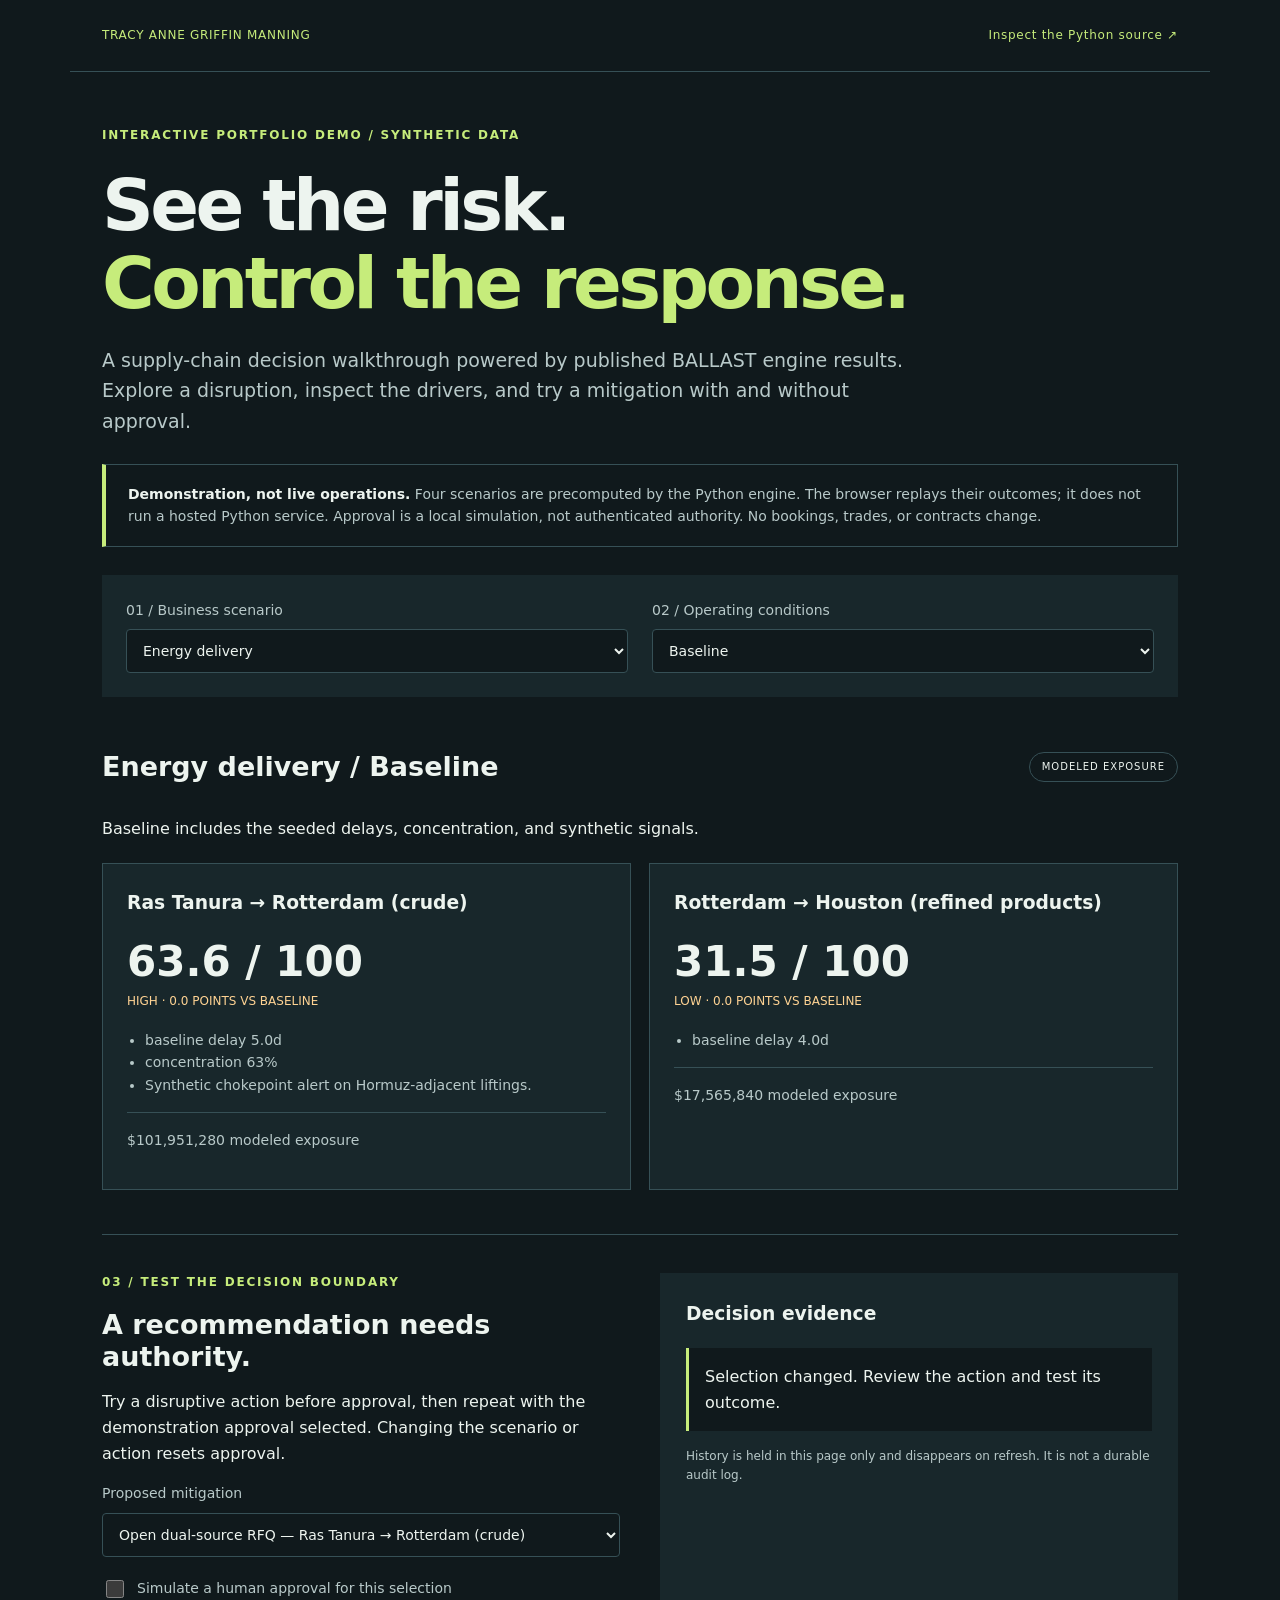
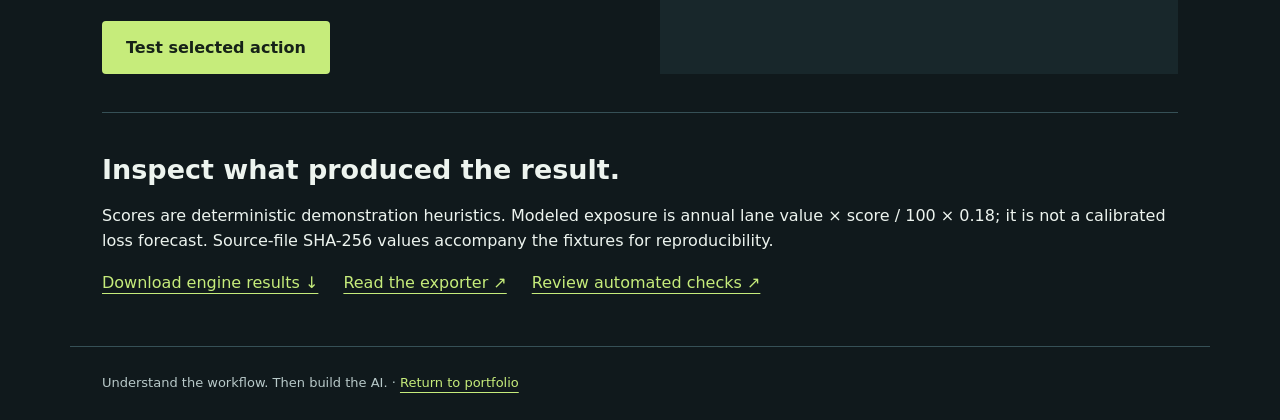
<file: demo.html>
<!doctype html>
<html lang="en"><head><meta charset="utf-8"><meta name="viewport" content="width=device-width,initial-scale=1"><title>BALLAST | Interactive supply-chain walkthrough</title><meta name="description" content="Explore synthetic energy and semiconductor scenarios, inspect risk drivers, and exercise a simulated approval gate. No account required."><link rel="stylesheet" href="demo.css"><script src="demo.js" defer></script></head>
<body><a class="skip" href="#main">Skip to demo</a><header><a href="index.html">TRACY ANNE GRIFFIN MANNING</a><a href="https://github.com/TAM-DS/ballast">Inspect the Python source ↗</a></header>
<main id="main"><div class="eyebrow">INTERACTIVE PORTFOLIO DEMO / SYNTHETIC DATA</div><h1>See the risk.<br><span>Control the response.</span></h1><p class="intro">A supply-chain decision walkthrough powered by published BALLAST engine results. Explore a disruption, inspect the drivers, and try a mitigation with and without approval.</p>
<div class="notice"><strong>Demonstration, not live operations.</strong> Four scenarios are precomputed by the Python engine. The browser replays their outcomes; it does not run a hosted Python service. Approval is a local simulation, not authenticated authority. No bookings, trades, or contracts change.</div>
<noscript><p>This interactive walkthrough needs JavaScript. <a href="demo-fixtures.json">Download the engine results</a> or <a href="https://github.com/TAM-DS/ballast">inspect the source</a>.</p></noscript>
<div id="load-error" role="alert"></div><section class="controls" aria-label="Scenario controls"><label>01 / Business scenario<select id="sector"><option value="ten-energy">Energy delivery</option><option value="ten-chip">Semiconductor supply</option></select></label><label>02 / Operating conditions<select id="variant"><option value="baseline">Baseline</option><option value="disruption">Disruption</option></select></label></section>
<section aria-labelledby="scenario-title"><div class="section-heading"><h2 id="scenario-title">Loading scenarios…</h2><span class="pill">MODELED EXPOSURE</span></div><p id="scenario-description"></p><div id="lanes" class="lanes"></div></section>
<section class="decision" aria-labelledby="decision-title"><div><div class="eyebrow">03 / TEST THE DECISION BOUNDARY</div><h2 id="decision-title">A recommendation needs authority.</h2><p>Try a disruptive action before approval, then repeat with the demonstration approval selected. Changing the scenario or action resets approval.</p><label>Proposed mitigation<select id="action"></select></label><label class="check"><input type="checkbox" id="approved">Simulate a human approval for this selection</label><button id="execute" disabled>Test selected action</button></div><div><h3>Decision evidence</h3><p id="outcome" role="status" aria-live="polite">Choose an action to inspect its result.</p><ol id="history" aria-label="Session decision history"></ol><p class="small">History is held in this page only and disappears on refresh. It is not a durable audit log.</p></div></section>
<section class="evidence"><h2>Inspect what produced the result.</h2><p>Scores are deterministic demonstration heuristics. Modeled exposure is annual lane value × score / 100 × 0.18; it is not a calibrated loss forecast. Source-file SHA-256 values accompany the fixtures for reproducibility.</p><div class="links"><a href="demo-fixtures.json" download>Download engine results ↓</a><a href="https://github.com/TAM-DS/ballast/blob/main/scripts/export_demo.py">Read the exporter ↗</a><a href="https://github.com/TAM-DS/ballast/actions/workflows/ci.yml">Review automated checks ↗</a></div></section></main><footer>Understand the workflow. Then build the AI. · <a href="index.html">Return to portfolio</a></footer></body></html>
</file>
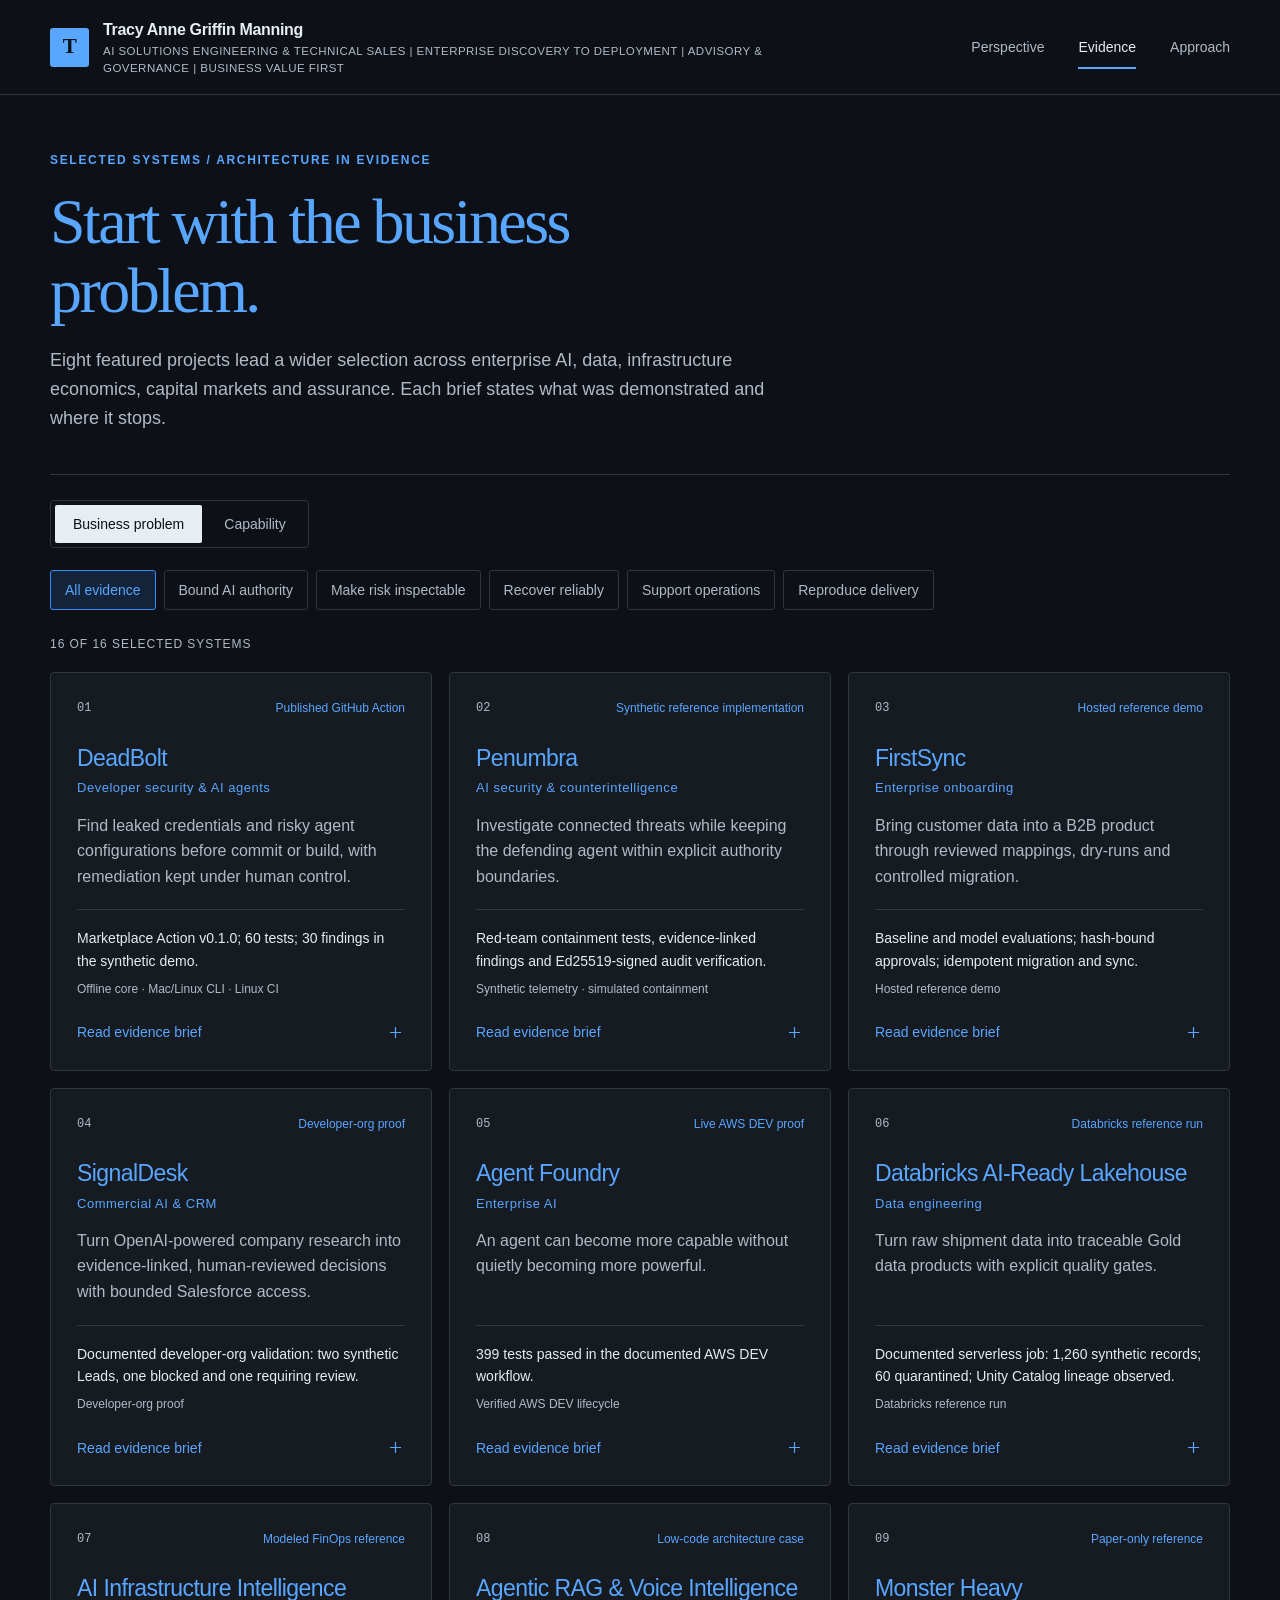
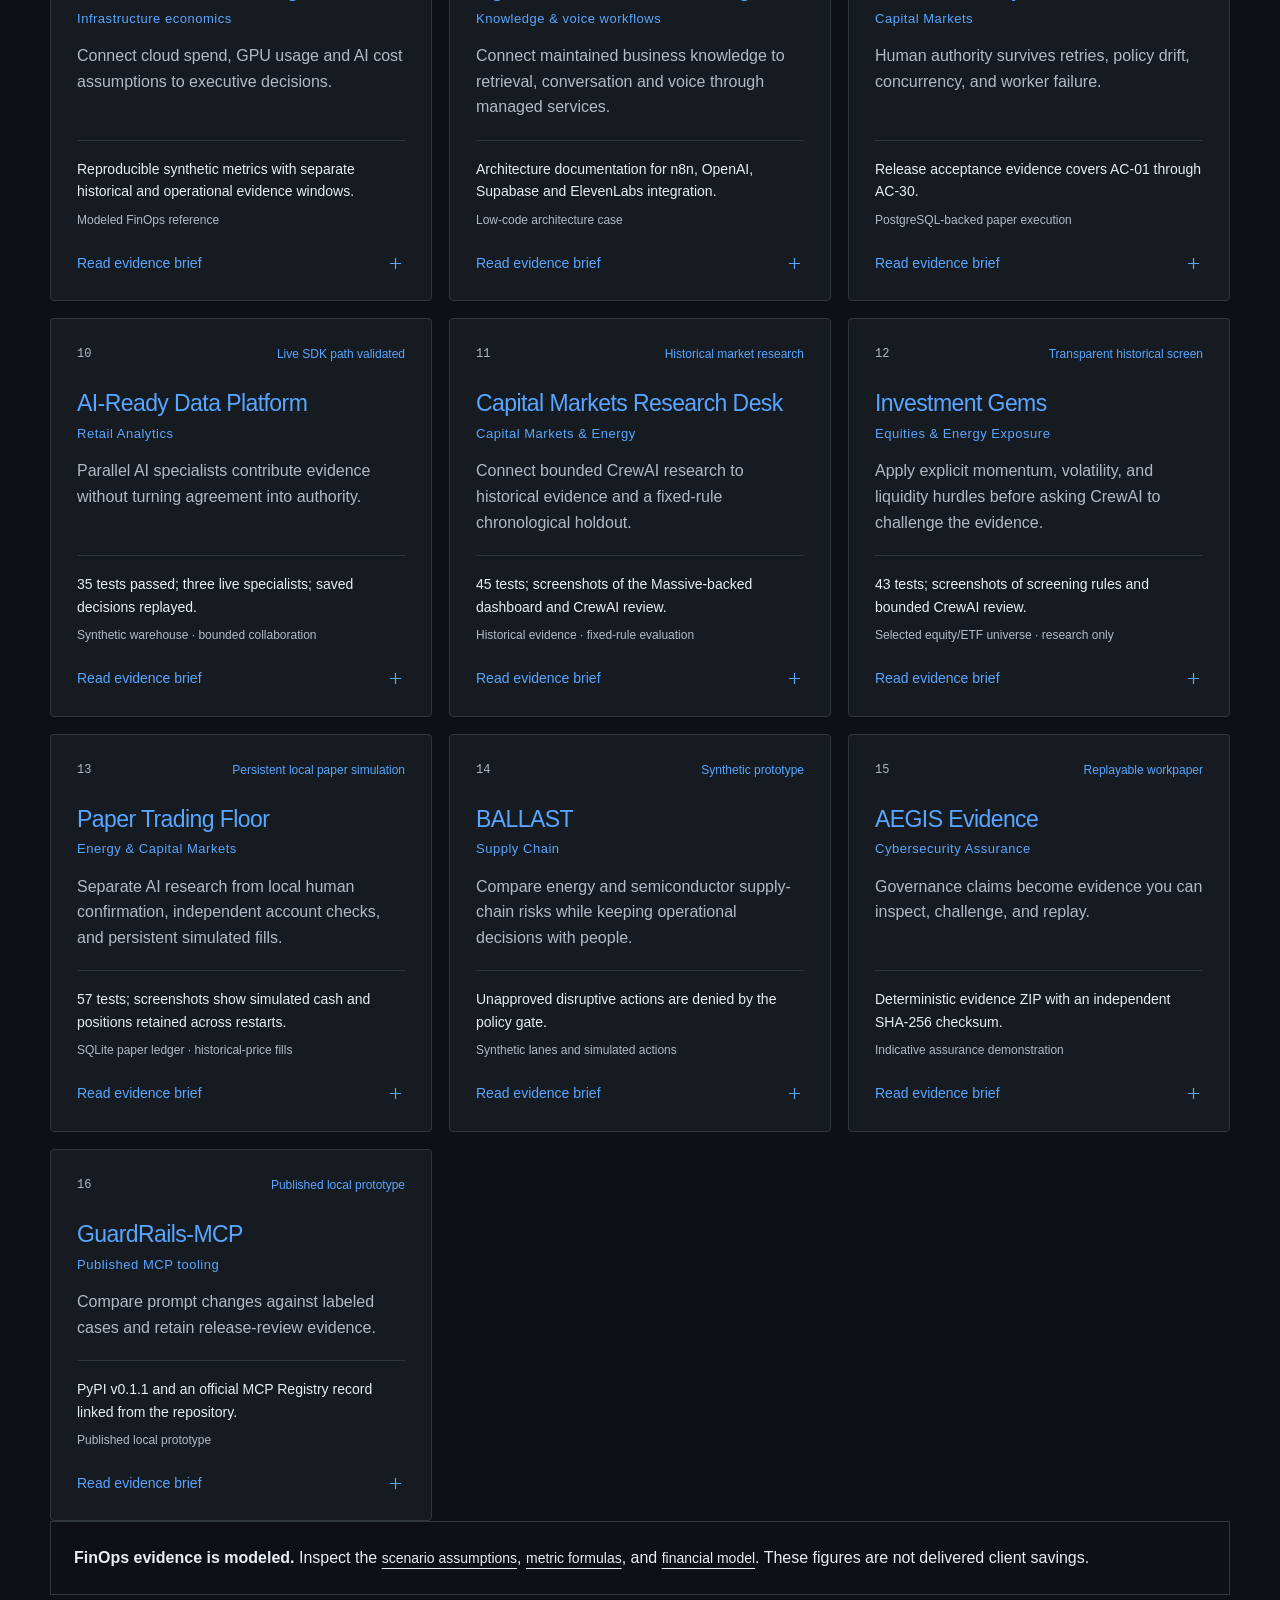
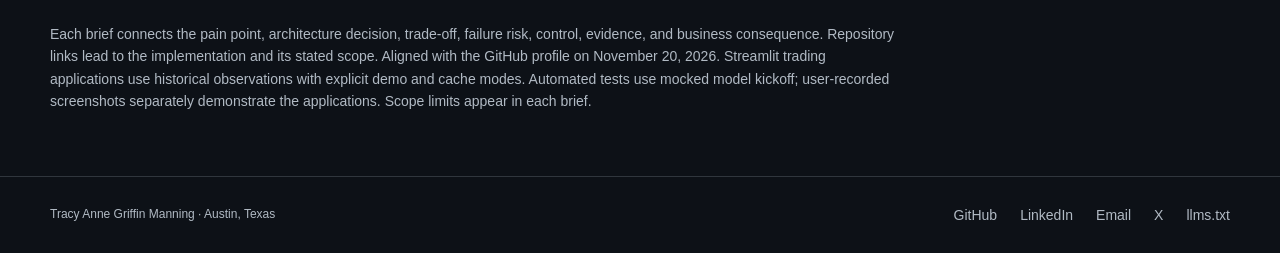
<file: evidence.html>
<!doctype html>
<html lang="en"><head><meta charset="utf-8"><meta name="viewport" content="width=device-width, initial-scale=1"><meta name="color-scheme" content="dark"><meta name="theme-color" content="#101416"><meta name="robots" content="index, follow"><title>Selected Evidence | Tracy Anne Griffin Manning</title><meta name="description" content="Explore the current project selection by business problem or capability, with architecture decisions, controls, trade-offs, and inspectable evidence."><link rel="canonical" href="https://tam-ds.github.io/evidence.html"><meta property="og:type" content="website"><meta property="og:title" content="Selected Evidence | Tracy Anne Griffin Manning"><meta property="og:description" content="Explore the current project selection by business problem or capability, with architecture decisions, controls, trade-offs, and inspectable evidence."><meta property="og:url" content="https://tam-ds.github.io/evidence.html"><link rel="icon" type="image/svg+xml" href="data:image/svg+xml,%3Csvg%20xmlns%3D%22http%3A%2F%2Fwww.w3.org%2F2000%2Fsvg%22%20viewBox%3D%220%200%2040%2040%22%3E%3Crect%20width%3D%2240%22%20height%3D%2240%22%20rx%3D%224%22%20fill%3D%22%2358a6ff%22%2F%3E%3Cpath%20d%3D%22M9%2011h22v4h-9v16h-4V15H9z%22%20fill%3D%22%230d1117%22%2F%3E%3C%2Fsvg%3E"><link rel="stylesheet" href="styles.css?v=9594931f2f9d"><script type="application/ld+json">{"@context": "https://schema.org", "@type": "Person", "@id": "https://tam-ds.github.io/#person", "name": "Tracy Anne Griffin Manning", "alternateName": "Tracy Manning", "jobTitle": "AI Solutions Engineering & Technical Sales | Enterprise Discovery to Deployment | Advisory & Governance | Business Value First", "description": "AI solutions engineering and technical sales focused on governed agentic AI, enterprise cloud architecture, bounded authority, and inspectable evidence.", "url": "https://tam-ds.github.io/", "email": "mailto:tmanning@post.harvard.edu", "homeLocation": {"@type": "Place", "name": "Austin, Texas, United States"}, "worksFor": {"@type": "Organization", "name": "Apex AI|ML Engineering LLC"}, "alumniOf": {"@type": "CollegeOrUniversity", "name": "Harvard University"}, "sameAs": ["https://github.com/TAM-DS", "https://www.linkedin.com/in/tracymanning", "https://x.com/AgenticArch1", "https://tam-ds.github.io/"], "knowsAbout": ["Agentic AI architecture", "AI governance", "Enterprise AI", "AWS", "Google Cloud", "Python", "Cloud architecture", "Evidence architecture", "Infrastructure as code", "Human authorization", "AI transformation"], "subjectOf": [{"@type": "SoftwareSourceCode", "name": "DeadBolt", "url": "https://github.com/TAM-DS/deadbolt"}, {"@type": "SoftwareSourceCode", "name": "Penumbra", "url": "https://github.com/TAM-DS/penumbra"}, {"@type": "SoftwareSourceCode", "name": "FirstSync", "url": "https://github.com/TAM-DS/firstsync"}, {"@type": "SoftwareSourceCode", "name": "SignalDesk", "url": "https://github.com/TAM-DS/signaldesk-acquisition-intelligence"}, {"@type": "SoftwareSourceCode", "name": "Agent Foundry", "url": "https://github.com/TAM-DS/agent-foundry"}, {"@type": "SoftwareSourceCode", "name": "Databricks AI-Ready Lakehouse", "url": "https://github.com/TAM-DS/databricks-ai-ready-lakehouse"}, {"@type": "SoftwareSourceCode", "name": "AI Infrastructure Intelligence", "url": "https://github.com/TAM-DS/ai-infra-command-tower-finops"}, {"@type": "SoftwareSourceCode", "name": "Agentic RAG & Voice Intelligence", "url": "https://github.com/TAM-DS/agentic-rag-voice-intelligence-platform"}]}</script><script src="projects.js?v=9594931f2f9d" defer></script><script src="explorer.js?v=9594931f2f9d" defer></script></head><body><a class="skip" href="#main">Skip to content</a>
    <header class="header"><div class="wrap nav"><a class="identity" href="index.html" aria-label="Tracy Anne Griffin Manning home"><span class="mark" aria-hidden="true">T</span><span>Tracy Anne Griffin Manning<small>AI Solutions Engineering &amp; Technical Sales | Enterprise Discovery to Deployment | Advisory &amp; Governance | Business Value First</small></span></a><nav class="nav-links" aria-label="Main navigation"><a href="index.html">Perspective</a><a href="evidence.html" aria-current="page">Evidence</a><a href="approach.html">Approach</a></nav></div></header><main id="main"><div class="wrap"><div class="page-intro"><span class="eyebrow">Selected systems / Architecture in evidence</span><h1>Start with the business problem.</h1><p>Eight featured projects lead a wider selection across enterprise AI, data, infrastructure economics, capital markets and assurance. Each brief states what was demonstrated and where it stops.</p></div><section class="explorer" aria-label="Project evidence explorer"><noscript><div class="js-fallback">Featured repositories: <a class="text-link" href="https://github.com/TAM-DS/deadbolt">DeadBolt</a>, <a class="text-link" href="https://github.com/TAM-DS/penumbra">Penumbra</a>, <a class="text-link" href="https://github.com/TAM-DS/firstsync">FirstSync</a>, <a class="text-link" href="https://github.com/TAM-DS/signaldesk-acquisition-intelligence">SignalDesk</a>, <a class="text-link" href="https://github.com/TAM-DS/agent-foundry">Agent Foundry</a>, <a class="text-link" href="https://github.com/TAM-DS/databricks-ai-ready-lakehouse">Databricks AI-Ready Lakehouse</a>, <a class="text-link" href="https://github.com/TAM-DS/ai-infra-command-tower-finops">AI Infrastructure Intelligence</a>, <a class="text-link" href="https://github.com/TAM-DS/agentic-rag-voice-intelligence-platform">Agentic RAG & Voice Intelligence</a>. Interactive filters need JavaScript. You can still inspect the repositories: <a class="text-link" href="https://github.com/TAM-DS/capital-markets-research-desk">Research Desk</a>, <a class="text-link" href="https://github.com/TAM-DS/energy-equity-investment-gems">Investment Gems</a>, <a class="text-link" href="https://github.com/TAM-DS/paper-trading-floor">Paper Trading Floor</a>, <a class="text-link" href="https://github.com/TAM-DS/agent-foundry">Agent Foundry</a>, <a class="text-link" href="https://github.com/TAM-DS/monster-heavy">Monster Heavy</a>, <a class="text-link" href="https://github.com/TAM-DS/aegis-evidence">AEGIS Evidence</a>, <a class="text-link" href="https://github.com/TAM-DS/ballast">BALLAST</a>, <a class="text-link" href="https://github.com/TAM-DS/ai-ready-data-platform">AI-Ready Data Platform</a>.</div></noscript><div class="explorer-tools"><div class="view-switch" role="group" aria-label="Explore evidence by"><button type="button" data-view="problem" aria-pressed="true">Business problem</button><button type="button" data-view="capability" aria-pressed="false">Capability</button></div><div class="filters" id="filters" role="group" aria-label="Filter by business problem"></div></div><p class="result-line" id="result-count" aria-live="polite" aria-atomic="true"></p><div class="project-grid" id="project-grid"></div><div class="js-fallback"><strong>FinOps evidence is modeled.</strong> Inspect the <a class="text-link" href="https://github.com/TAM-DS/infra-deal-room-finops/blob/main/docs/ASSUMPTIONS.md">scenario assumptions</a>, <a class="text-link" href="https://github.com/TAM-DS/infra-deal-room-finops/blob/main/docs/METRIC_LINEAGE.md">metric formulas</a>, and <a class="text-link" href="https://github.com/TAM-DS/infra-deal-room-finops/blob/main/src/infra_due_diligence/financial_model.py">financial model</a>. These figures are not delivered client savings.</div><p class="evidence-note">Each brief connects the pain point, architecture decision, trade-off, failure risk, control, evidence, and business consequence. Repository links lead to the implementation and its stated scope. Aligned with the GitHub profile on November 20, 2026. Streamlit trading applications use historical observations with explicit demo and cache modes. Automated tests use mocked model kickoff; user-recorded screenshots separately demonstrate the applications. Scope limits appear in each brief.</p></section></div><dialog class="dialog" id="project-dialog" aria-labelledby="dialog-title"><div id="dialog-content"></div></dialog></main><footer class="footer"><div class="wrap footer-row"><span>Tracy Anne Griffin Manning · Austin, Texas</span><nav class="footer-links" aria-label="Professional links"><a href="https://github.com/TAM-DS" target="_blank" rel="noopener noreferrer">GitHub<span class="visually-hidden"> (opens in a new tab)</span></a><a href="https://www.linkedin.com/in/tracymanning" target="_blank" rel="noopener noreferrer">LinkedIn<span class="visually-hidden"> (opens in a new tab)</span></a><a href="mailto:tmanning@post.harvard.edu">Email</a><a href="https://x.com/AgenticArch1" target="_blank" rel="noopener noreferrer">X<span class="visually-hidden"> (opens in a new tab)</span></a><a href="llms.txt">llms.txt</a></nav></div></footer></body></html>
</file>
<file: styles.css>
@font-face{font-family:Interface;src:local('Inter'),local('Arial');font-display:swap}
:root{color-scheme:dark;--bg:#0d1117;--panel:#161b22;--panel-hover:#21262d;--text:#e6edf3;--muted:#b1bac4;--line:#30363d;--accent:#58a6ff;--ink:#0d1117;--max:1220px}
*{box-sizing:border-box}html{scroll-behavior:smooth;scroll-padding-top:110px}body{margin:0;background:var(--bg);color:var(--text);font-family:Interface,Arial,sans-serif;font-size:1.0rem;line-height:1.6;-webkit-font-smoothing:antialiased}button,a,summary{-webkit-tap-highlight-color:transparent}a{color:inherit;text-decoration:none}button{font:inherit;color:inherit;cursor:pointer}a:hover{text-decoration:none}button:focus-visible,a:focus-visible,summary:focus-visible{outline:2px solid var(--accent);outline-offset:5px}::selection{background:var(--accent);color:var(--ink)}.wrap{width:min(var(--max),calc(100% - 100px));margin:auto}.skip{position:fixed;top:-100px;left:16px;z-index:50;background:var(--accent);color:var(--ink);padding:12px}.skip:focus{top:12px}.header{border-bottom:1px solid var(--line);background:var(--bg);position:sticky;top:0;z-index:20}.nav{min-height:94px;display:flex;justify-content:space-between;align-items:center;gap:30px}.identity{display:flex;align-items:center;gap:14px;font-weight:600;letter-spacing:-.02em}.mark{width:39px;height:39px;background:var(--accent);color:var(--ink);display:grid;place-items:center;font-family:Georgia,serif;font-size:1.3125rem;border-radius:3px}.identity small{display:block;color:var(--muted);font-size:0.75rem;letter-spacing:.08em;font-weight:400;text-transform:uppercase;line-height:1.3}.nav-links{display:flex;flex-wrap:wrap;align-items:center;gap:34px;font-size:0.875rem}.nav-links a{padding:12px 0;position:relative;color:var(--muted)}.nav-links a[aria-current=page]{color:var(--text)}.nav-links a[aria-current=page]:after{content:'';height:2px;background:var(--accent);position:absolute;bottom:1px;left:0;right:0}.nav-links a:hover,.footer a:hover,.text-link:hover{color:var(--accent)}.eyebrow{display:block;font-size:0.75rem;font-weight:600;text-transform:uppercase;letter-spacing:.14em;color:var(--accent);margin-bottom:22px}.hero{padding:77px 0 60px;display:grid;grid-template-columns:1.12fr .88fr;gap:80px;align-items:center}h1,h2,h3,p{margin:0}h1,h2,h3{overflow-wrap:break-word}h1,h2{font-family:Georgia,'Times New Roman',serif;font-weight:400;line-height:1.07;letter-spacing:-.04em}h1{font-size:clamp(2.875rem,5.6vw,4.875rem);max-width:730px}h1 em{color:var(--accent);font-weight:400}h2{font-size:clamp(2.0rem,3.4vw,2.875rem)}h3{font-size:1.375rem;line-height:1.25;letter-spacing:-.03em;font-weight:500}.intro{font-size:1.125rem;line-height:1.7;color:var(--muted);max-width:610px;margin-top:27px}.actions{display:flex;flex-wrap:wrap;gap:14px;margin-top:30px}.button{display:inline-flex;align-items:center;justify-content:center;min-height:48px;border:1px solid var(--line);padding:11px 21px;border-radius:3px;font-size:0.875rem;font-weight:500;background:transparent;transition:background .15s,color .15s}.button.primary{background:var(--accent);color:var(--ink);border-color:var(--accent)}.button:hover{background:var(--panel-hover);border-color:var(--muted)}.button.primary:hover{background:#dbf7a7;border-color:#dbf7a7}.location{margin-top:29px;font-size:0.875rem;color:var(--muted);display:flex;gap:12px;align-items:center}.location svg{width:17px;height:17px;flex-shrink:0;color:var(--accent)}.ledger{border:1px solid var(--line);border-radius:4px;overflow:hidden;box-shadow:14px 14px 0 #171d1f}.ledger-head{display:flex;align-items:center;justify-content:space-between;padding:19px 24px;background:var(--panel);font-size:0.75rem;letter-spacing:.1em;text-transform:uppercase}.ledger-head span:last-child{color:var(--muted);font-family:monospace}.ledger-title{padding:26px 24px 22px;font-family:Georgia,serif;font-size:1.9375rem;line-height:1.25;letter-spacing:-.02em}.ledger-row{margin:0 24px;display:grid;grid-template-columns:26px 1fr auto;gap:12px;align-items:center;border-top:1px solid var(--line);padding:18px 0}.ledger-num{font-family:monospace;color:var(--muted);font-size:0.75rem}.ledger-row strong{font-size:1.0rem;font-weight:500;display:block}.ledger-row small{display:block;font-size:0.75rem;color:var(--muted);margin-top:3px}.ledger-label{font-size:0.75rem;color:var(--accent);border:1px solid #4f6337;border-radius:2px;padding:3px 7px}.ledger-foot{padding:17px 24px;background:#1d2820;color:var(--accent);font-size:0.875rem;border-top:1px solid #3b4c34}.section{border-top:1px solid var(--line);padding:54px 0 60px}.section-header{display:flex;justify-content:space-between;align-items:flex-end;gap:25px;margin-bottom:33px}.section-header p{color:var(--muted);max-width:465px;font-size:1.0rem}.kicker{font-size:0.75rem;letter-spacing:.12em;text-transform:uppercase;color:var(--muted);display:block;margin-bottom:12px}.text-link{font-size:0.875rem;text-decoration:underline;text-underline-offset:5px}.featured-grid{display:grid;grid-template-columns:repeat(3,1fr);gap:22px}.featured{padding:27px 0 0;border-top:2px solid var(--accent);display:flex;flex-direction:column;gap:18px}.featured .serial{font-family:monospace;font-size:0.75rem;color:var(--muted)}.featured p{color:var(--muted);font-size:1.0rem;flex:1}.featured a{align-self:flex-start;margin-top:2px}.featured .label{font-size:0.75rem;color:var(--accent)}.quote-section{display:grid;grid-template-columns:.6fr 1.4fr;gap:70px}.quote-section blockquote{font-family:Georgia,serif;font-size:1.9375rem;line-height:1.45;letter-spacing:-.015em;margin:0}.quote-section .caption{color:var(--muted);font-size:0.875rem;margin-top:21px;max-width:620px}.career-strip{display:grid;grid-template-columns:1.1fr 1fr 1fr;gap:30px;margin-top:42px;padding-top:25px;border-top:1px solid var(--line)}.career-strip .value{font-family:Georgia,serif;font-size:2.125rem;line-height:1.25;color:var(--accent);display:block}.career-strip small{font-size:0.875rem;color:var(--muted)}.career-label{font-size:0.75rem;color:var(--muted);margin-top:12px}.contact-band{display:flex;justify-content:space-between;align-items:center;gap:30px}.contact-band p{color:var(--muted);margin-top:13px;font-size:1.0rem}.footer{border-top:1px solid var(--line);padding:27px 0}.footer-row{display:flex;align-items:center;justify-content:space-between;gap:22px;color:var(--muted);font-size:0.75rem}.footer-links{display:flex;gap:23px;flex-wrap:wrap}.footer-links a{font-size:0.875rem}.page-intro{padding:56px 0 33px}.page-intro .eyebrow{margin-bottom:18px}.page-intro h1{font-size:clamp(2.75rem,5vw,4.0625rem)}.page-intro p{margin-top:21px;color:var(--muted);max-width:740px;font-size:1.125rem}.explorer{padding-bottom:63px}.explorer-tools{display:flex;flex-direction:column;gap:22px;border-top:1px solid var(--line);padding-top:25px;margin-top:8px}.view-switch{display:inline-flex;align-self:flex-start;padding:4px;border:1px solid var(--line);border-radius:4px;gap:4px}.view-switch button{padding:8px 18px;border:0;background:transparent;border-radius:2px;font-size:0.875rem;color:var(--muted)}.view-switch button[aria-pressed=true]{background:var(--text);color:var(--bg)}.filters{display:flex;gap:8px;flex-wrap:wrap}.filter{padding:8px 14px;border:1px solid var(--line);border-radius:3px;background:transparent;color:var(--muted);font-size:0.875rem}.filter:hover{border-color:var(--muted);color:var(--text)}.filter[aria-pressed=true]{background:#13243a;color:var(--accent);border-color:#388bfd}.result-line{margin:25px 0 18px;font-size:0.75rem;text-transform:uppercase;letter-spacing:.08em;color:var(--muted)}.project-grid{display:grid;grid-template-columns:repeat(3,minmax(0,1fr));gap:17px}.project-card{border:1px solid var(--line);border-radius:4px;background:var(--panel);padding:26px;display:flex;flex-direction:column;min-height:320px;transition:background .15s,border-color .15s}.project-card:hover{background:var(--panel-hover);border-color:#58a6ff}.card-top{display:flex;justify-content:space-between;gap:12px;font-size:0.75rem;color:var(--muted);margin-bottom:25px}.card-top span:first-child{font-family:monospace}.card-top span:last-child{color:var(--accent)}.project-card h2{font-family:Interface,Arial,sans-serif;line-height:1.25;letter-spacing:-.025em;font-size:1.4375rem;font-weight:500}.project-card .summary{color:var(--muted);font-size:1.0rem;margin:15px 0 20px;flex:1}.card-proof{font-size:0.875rem;line-height:1.6;padding-top:17px;border-top:1px solid var(--line);color:var(--text)}.card-scope{font-size:0.75rem;color:var(--muted);margin-top:8px}.card-button{background:transparent;border:0;padding:0;display:flex;justify-content:space-between;width:100%;font-size:0.875rem;text-align:left;margin-top:22px;color:var(--accent);align-items:center}.card-button svg{width:19px;height:19px}.empty{padding:45px;border:1px solid var(--line);grid-column:1/-1;color:var(--muted)}.evidence-note{font-size:0.875rem;color:var(--muted);margin-top:28px;max-width:850px}.dialog{color:var(--text);background:var(--bg);border:1px solid #388bfd;border-radius:6px;width:min(810px,calc(100% - 32px));max-height:90dvh;padding:0;box-shadow:0 30px 100px #000b}.dialog::backdrop{background:#070a0ddc;backdrop-filter:blur(5px)}body:has(.dialog[open]){overflow:hidden}.dialog-header{padding:27px 32px 23px;border-bottom:1px solid var(--line);display:flex;gap:20px;justify-content:space-between;align-items:flex-start}.dialog-header .eyebrow{margin-bottom:10px}.dialog-header h2{font-size:2.1875rem}.close{background:var(--panel);border:1px solid var(--line);border-radius:3px;min-width:42px;height:42px;display:grid;place-items:center}.close svg{width:19px;height:19px}.dialog-body{padding:27px 32px}.detail-hook{font-size:1.125rem;color:var(--muted);margin-bottom:24px}.brief{margin:0}.brief-row{display:grid;grid-template-columns:150px 1fr;gap:23px;padding:18px 0;border-top:1px solid var(--line)}.brief-row dt{font-size:0.875rem;font-weight:500;color:var(--accent)}.brief-row dd{margin:0;color:var(--muted);font-size:1.0rem}.scope-box{padding:18px 20px;border:1px solid var(--line);background:var(--panel);font-size:0.875rem;color:var(--muted);margin-top:23px}.scope-box strong{font-weight:500;color:var(--text)}.stack{font-size:0.75rem;color:var(--muted);margin-top:21px}.dialog-actions{display:flex;flex-wrap:wrap;gap:12px;margin-top:23px}.approach-lead{display:grid;grid-template-columns:1.3fr .7fr;gap:55px;padding:55px 0}.approach-lead h1{font-size:clamp(2.75rem,5vw,4.0625rem)}.approach-lead .intro{max-width:650px}.principle-card{padding:32px;border:1px solid var(--line);background:var(--panel);align-self:center}.principle-card .number{font-family:Georgia,serif;font-size:3.375rem;line-height:1;color:var(--accent)}.principle-card p{font-size:1.3125rem;margin-top:18px;line-height:1.45}.principle-card small{display:block;color:var(--muted);font-size:0.875rem;margin-top:17px}.questions{display:grid;grid-template-columns:.65fr 1.35fr;gap:70px}.questions>div>p{color:var(--muted);font-size:1.0rem;margin-top:19px}.questions details{border-top:1px solid var(--line);padding:20px 0}.questions details:last-child{border-bottom:1px solid var(--line)}.questions summary{font-size:1.25rem;letter-spacing:-.015em;cursor:pointer;list-style:none;display:flex;align-items:center;justify-content:space-between;gap:20px}.questions summary::-webkit-details-marker{display:none}.questions summary:after{content:'+';color:var(--accent);font-size:1.5rem;line-height:1}.questions details[open] summary:after{content:'−'}.question-number{font-family:monospace;font-size:0.75rem;letter-spacing:.08em;color:var(--accent);margin-right:17px;align-self:center}.questions details p{font-size:1.0rem;color:var(--muted);margin-top:18px;max-width:710px}.boundary{display:grid;grid-template-columns:repeat(4,1fr);gap:0;margin-top:35px;border:1px solid var(--line);border-radius:4px;overflow:hidden}.boundary>div{padding:27px;border-right:1px solid var(--line)}.boundary>div:last-child{border-right:0;background:#13243a}.boundary .n{font-family:monospace;font-size:0.75rem;color:var(--accent);display:block;margin-bottom:16px}.boundary h3{font-size:1.25rem}.boundary p{color:var(--muted);font-size:0.875rem;margin-top:14px}.boundary .role{font-size:0.75rem;display:block;margin-top:21px;text-transform:uppercase;letter-spacing:.09em;color:var(--accent)}.working-with{display:grid;grid-template-columns:1fr 1fr;gap:70px}.working-with .intro{margin-top:22px}.work-facts{margin:0}.work-facts>div{padding:17px 0;border-top:1px solid var(--line)}.work-facts dt{font-size:0.75rem;text-transform:uppercase;letter-spacing:.09em;color:var(--accent);margin-bottom:7px}.work-facts dd{margin:0;font-size:1.0rem;color:var(--muted)}.contact-email{display:inline-block;font-size:1.125rem;text-decoration:underline;text-underline-offset:6px;margin-top:25px;overflow-wrap:anywhere}.js-fallback{padding:23px;border:1px solid var(--line);margin-bottom:20px}.visually-hidden{position:absolute;width:1px;height:1px;padding:0;margin:-1px;overflow:hidden;clip:rect(0,0,0,0);white-space:nowrap;border:0}

.project-card .project-sector,.featured .project-sector,.dialog-header .project-sector{margin:7px 0 0;color:var(--accent);font-size:.8125rem;font-weight:500;line-height:1.4;letter-spacing:.04em;flex:none}
@media(min-width:1500px){.hero{padding-top:93px;padding-bottom:77px}}
@media(max-width:1100px){.wrap{width:calc(100% - 64px)}.hero{gap:40px;grid-template-columns:1.05fr .95fr}h1{font-size:3.6875rem}.ledger-title{font-size:1.6875rem}.ledger-row{grid-template-columns:22px 1fr}.ledger-label{display:none}.project-grid{grid-template-columns:repeat(2,minmax(0,1fr))}.quote-section,.questions{gap:40px}.boundary>div{padding:21px}}
@media(max-width:760px){.wrap{width:calc(100% - 40px)}.nav{gap:15px;min-height:84px;flex-wrap:wrap;padding:18px 0 12px}.identity{font-size:1.0rem}.nav-links{gap:23px}.nav-links a{padding:4px 0;font-size:0.875rem}.identity small{font-size:0.75rem}.hero{grid-template-columns:1fr;gap:42px;padding:45px 0}.hero h1{font-size:clamp(2.9375rem,9vw,3.9375rem)}.intro{font-size:1.0625rem}.ledger{box-shadow:7px 7px 0 #171d1f}.ledger-row{grid-template-columns:24px 1fr auto}.ledger-label{display:block}.ledger-title{font-size:1.8125rem}.section{padding:40px 0}.section-header{display:block}.section-header p{margin-top:18px}.section-header .text-link{display:inline-block;margin-top:20px}.featured-grid{grid-template-columns:1fr;gap:27px}.featured{gap:12px}.quote-section,.questions,.working-with,.approach-lead{grid-template-columns:1fr;gap:30px}.quote-section blockquote{font-size:1.6875rem}.career-strip{gap:20px;grid-template-columns:1fr}.career-strip .value{font-size:1.875rem}.contact-band{display:block}.contact-band .button{margin-top:25px}.footer-row{align-items:flex-start;flex-direction:column;gap:17px}.page-intro{padding:43px 0 30px}.page-intro h1,.approach-lead h1{font-size:2.9375rem}.page-intro p{font-size:1.0625rem}.project-grid{grid-template-columns:1fr}.project-card{min-height:0;padding:24px}.card-top{margin-bottom:19px}.project-card .summary{margin-bottom:18px}.view-switch button{padding:8px 14px}.boundary{grid-template-columns:repeat(2,1fr)}.boundary>div{border-bottom:1px solid var(--line)}.boundary>div:nth-child(2){border-right:0}.boundary>div:nth-child(3),.boundary>div:nth-child(4){border-bottom:0}.approach-lead{padding:43px 0 40px}.principle-card{padding:26px}.principle-card .number{font-size:2.4375rem}.principle-card p{font-size:1.25rem}.questions summary{font-size:1.125rem}.dialog-header,.dialog-body{padding:24px}.dialog-header h2{font-size:1.875rem}.brief-row{grid-template-columns:1fr;gap:8px;padding:16px 0}.location{align-items:flex-start}.location svg{margin-top:4px}}
@media(max-width:440px){.nav{flex-direction:column;align-items:flex-start}.nav-links{width:100%;justify-content:space-between;gap:15px}.boundary{grid-template-columns:1fr}.boundary>div{border-right:0}.boundary>div:nth-child(3){border-bottom:1px solid var(--line)}.ledger-row{grid-template-columns:22px 1fr}.ledger-label{display:none}.ledger-head{padding:17px 21px}.ledger-head span:last-child{letter-spacing:0}.ledger-title{padding:23px 21px}.dialog-header,.dialog-body{padding:20px}}
@media(prefers-reduced-motion:reduce){html{scroll-behavior:auto}*{transition:none!important}}


.framework-intro{color:var(--muted);margin-bottom:28px;max-width:950px}.framework-intro .text-link{text-decoration:underline;text-underline-offset:4px}.framework-intro img{margin-top:18px;max-width:100%}.code-example{padding:24px;border:1px solid var(--line);background:var(--panel);margin-bottom:32px;min-width:0}.code-example pre{overflow-x:auto;margin:18px 0;font-size:.9375rem;color:var(--accent);line-height:1.7}.code-example .caption{font-size:.875rem;color:var(--muted)}.dashboard-pair{grid-template-columns:repeat(2,minmax(0,1fr))}@media(max-width:760px){.dashboard-pair{grid-template-columns:1fr}.code-example{padding:18px}}

/* Three-flagship editorial homepage */
.flagship{border-top:3px solid var(--accent);display:flex;flex-direction:column;gap:16px}.flagship .flagship-hook{font-family:Georgia,serif;font-size:1.5rem;line-height:1.27;color:var(--text)}.flagship .text-link{margin-top:auto}.flagship .label{display:block}.flagship p strong{color:var(--text)}.flagship p{color:var(--muted)}.hero .ledger{box-shadow:0 24px 80px rgba(0,0,0,.2)}@media(max-width:780px){.flagship .flagship-hook{font-size:1.3rem}}

/* Model-agnostic engineering feature */
.model-section{position:relative}.model-lead{display:grid;grid-template-columns:1fr 1fr;gap:48px;padding:30px 0 38px;border-top:1px solid var(--line)}.model-statement{font-family:Georgia,serif;font-size:clamp(1.8rem,3vw,2.8rem);line-height:1.16;letter-spacing:-.035em;margin-top:12px}.model-statement em{color:var(--accent);font-style:normal}.model-lead>p{color:var(--muted);align-self:center;max-width:580px}.model-grid{display:grid;grid-template-columns:repeat(4,minmax(0,1fr));gap:14px}.model-card{border:1px solid var(--line);background:var(--panel);padding:24px 20px;min-height:310px;display:flex;flex-direction:column;gap:14px}.model-index,.runtime-number{font-size:.72rem;letter-spacing:.13em;color:var(--accent);font-weight:600}.model-card h3{font-family:Georgia,serif;font-size:1.6rem}.model-card p{color:var(--muted);font-size:.94rem}.model-card .model-role{color:var(--text);font-weight:600}.model-card .text-link,.model-foot{margin-top:auto;font-size:.82rem}.model-foot{color:var(--muted)}.runtime-strip{display:grid;grid-template-columns:repeat(4,1fr);gap:0;border:1px solid var(--line);margin-top:18px}.runtime-strip>div{padding:21px;border-right:1px solid var(--line);display:flex;flex-direction:column;gap:7px}.runtime-strip>div:last-child{border-right:0}.runtime-strip strong{font-size:.95rem}.runtime-strip small{color:var(--muted);line-height:1.4}@media(max-width:1000px){.model-grid{grid-template-columns:repeat(2,minmax(0,1fr))}.runtime-strip{grid-template-columns:repeat(2,1fr)}.runtime-strip>div:nth-child(2){border-right:0}.runtime-strip>div:nth-child(-n+2){border-bottom:1px solid var(--line)}}@media(max-width:650px){.model-lead{grid-template-columns:1fr;gap:12px}.model-grid{grid-template-columns:1fr}.model-card{min-height:0}.runtime-strip{grid-template-columns:1fr}.runtime-strip>div{border-right:0!important;border-bottom:1px solid var(--line)}.runtime-strip>div:last-child{border-bottom:0}}


/* Business capability overview */
.capability-grid{grid-template-columns:repeat(3,minmax(0,1fr))}.capability h3{font-family:Georgia,serif;font-size:1.8rem;line-height:1.2}.capability .capability-hook{color:var(--accent);font-weight:600;flex:none}.capability-projects{list-style:none;padding:0;margin:0;display:grid;gap:17px}.capability-projects li{border-top:1px solid var(--line);padding-top:14px}.capability-projects a{font-weight:600;text-decoration:underline;text-underline-offset:4px;overflow-wrap:anywhere}.capability-projects a:hover{color:var(--accent)}.capability-projects span{display:block;color:var(--muted);font-size:.875rem;line-height:1.5;margin-top:5px}.capability p{flex:none}.capability .capability-scope,.capability-scope{font-size:.8125rem;color:var(--muted);line-height:1.5}.integration-proof{margin-top:36px;padding:28px;border:1px solid var(--line);background:var(--panel)}.integration-proof p{margin-top:15px;max-width:950px;color:var(--muted)}.integration-proof .text-link{display:inline-block;margin-top:18px}@media(max-width:900px){.capability-grid{grid-template-columns:1fr}.capability h3{font-size:1.6rem}}


/* GitHub-inspired blue headings and repository surfaces. */
h1,h2,.ledger-title,.flagship .flagship-hook{color:var(--accent)}.hero{border-top:3px solid var(--accent)}.repo-directory{display:grid;grid-template-columns:repeat(3,minmax(0,1fr));gap:12px;list-style:none;padding:0}.repo-directory a{display:block;padding:16px;border:1px solid var(--line);border-radius:6px;background:var(--panel);color:var(--accent);overflow-wrap:anywhere}.repo-directory a:hover{border-color:var(--accent)}.model-grid{grid-template-columns:repeat(2,minmax(0,1fr))}@media(max-width:760px){.repo-directory,.model-grid{grid-template-columns:1fr}}

/* Keep the shared professional headline readable on desktop and mobile. */
.identity{min-width:0}.identity small{max-width:660px;white-space:normal;line-height:1.5;font-size:.72rem;letter-spacing:.04em}.identity>span:last-child{min-width:0}.hero .eyebrow{line-height:1.7}
</file>
<file: demo.css>
:root{color-scheme:dark;--bg:#10191c;--panel:#18272b;--line:#365056;--ink:#edf4ef;--muted:#b8c9c9;--accent:#c6ec7b}*{box-sizing:border-box}body{margin:0;background:var(--bg);color:var(--ink);font:16px/1.6 system-ui,sans-serif}header,main,footer{max-width:1140px;margin:auto;padding:26px 32px}header{display:flex;justify-content:space-between;gap:20px;border-bottom:1px solid var(--line);font-size:12px;letter-spacing:.06em}a{color:var(--accent);text-underline-offset:5px}header a{text-decoration:none}.eyebrow{color:var(--accent);font-size:12px;letter-spacing:.15em;font-weight:700;margin-top:28px}h1{font-size:clamp(40px,6vw,72px);line-height:1.08;letter-spacing:-.05em;margin:22px 0}h1 span{color:var(--accent)}h2{font-size:27px;line-height:1.2;margin:16px 0}h3{margin-top:0}.intro{font-size:19px;max-width:810px;color:var(--muted)}.notice{padding:18px 22px;border:1px solid var(--line);border-left:4px solid var(--accent);font-size:14px;margin:28px 0;color:var(--muted)}.notice strong{color:var(--ink)}.controls{display:grid;grid-template-columns:1fr 1fr;gap:24px;background:var(--panel);padding:24px;margin-bottom:38px}label{display:block;font-size:14px;color:var(--muted)}select{display:block;width:100%;padding:12px;background:var(--bg);border:1px solid var(--line);color:var(--ink);font:inherit;margin-top:8px;border-radius:4px}.section-heading{display:flex;align-items:center;justify-content:space-between;gap:12px}.pill{font-size:10px;letter-spacing:.1em;border:1px solid var(--line);border-radius:20px;padding:6px 12px}.lanes{display:grid;grid-template-columns:repeat(auto-fit,minmax(260px,1fr));gap:18px;margin:22px 0 44px}.lane{padding:24px;background:var(--panel);border:1px solid var(--line)}.score{font-size:42px;font-weight:700;line-height:1.2}.severity{font-size:12px;text-transform:uppercase;color:#ffd393}.lane p,.lane li{font-size:14px;color:var(--muted)}.lane ul{padding-left:18px}.exposure{border-top:1px solid var(--line);padding-top:16px}.decision{display:grid;grid-template-columns:1fr 1fr;gap:40px;border-top:1px solid var(--line);padding:10px 0 38px}.decision>div:last-child{background:var(--panel);padding:26px;margin-top:28px}.check{display:flex;gap:10px;margin:20px 0;align-items:center}input{width:18px;height:18px;accent-color:var(--accent)}button{border:0;padding:14px 24px;font:inherit;font-weight:700;background:var(--accent);color:#162218;border-radius:4px;cursor:pointer}button:disabled{opacity:.4;cursor:wait}button:focus-visible,select:focus-visible,a:focus-visible{outline:3px solid #fff;outline-offset:4px}.small{font-size:12px;color:var(--muted)}#outcome{padding:16px;border-left:3px solid var(--accent);background:var(--bg)}#outcome.denied{border-color:#ffbd9b}.evidence{border-top:1px solid var(--line);padding:25px 0}.links{display:flex;gap:25px;flex-wrap:wrap}footer{font-size:13px;color:var(--muted);border-top:1px solid var(--line)}.skip{position:absolute;top:-100px}.skip:focus{top:0;background:var(--bg);padding:10px}#history{padding-left:20px;font-size:13px}#load-error{color:#ffbd9b}@media(max-width:650px){header,main,footer{padding:20px}.controls,.decision{grid-template-columns:1fr}.controls{gap:16px}.decision{gap:0}header{flex-direction:column}.pill{display:none}.links{flex-direction:column;gap:15px}}
</file>
